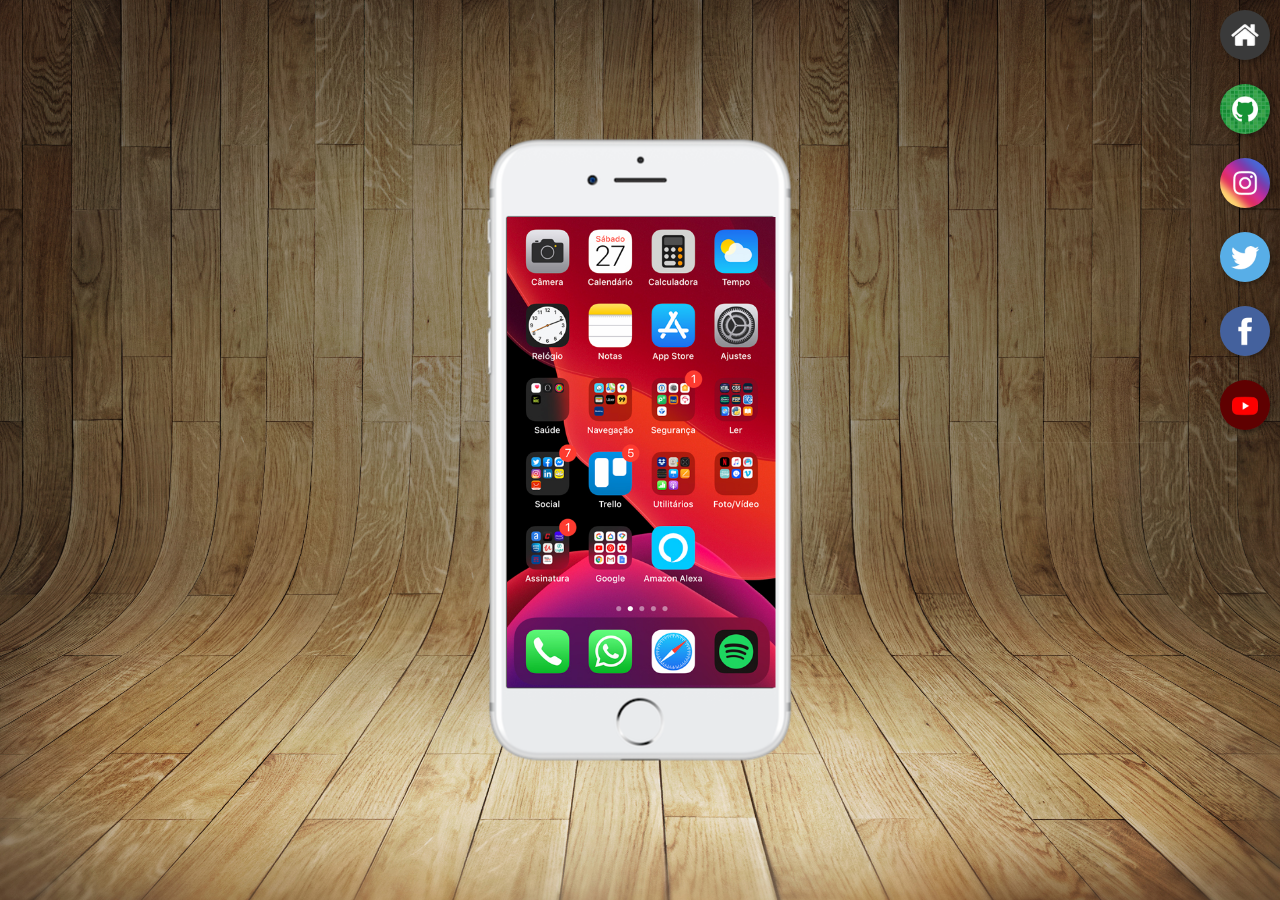
<file: index.html>
<!DOCTYPE html>
<html lang="pt-br">
<head>
    <meta charset="UTF-8">
    <meta http-equiv="X-UA-Compatible" content="IE=edge">
    <meta name="viewport" content="width=device-width, initial-scale=1.0">
    <title>Projeto Redes Sociais</title>
    <link rel="shortcut icon" href="favicon.ico" type="image/x-icon">
    <link rel="stylesheet" href="estilos/style.css">
</head>
<body>
    <main>
        <section id="telefone">
            <iframe src="home.html" name="tela" id="tela" frameborder="0" >Seu navegador não compatível com isso.</iframe>
        </section>
        <section id="redes-sociais">
            <a href="home.html" target="tela"><img src="imagens/logo-home.jpg" alt="Home"></a> <br>
            <a href="github.html" target="tela"><img src="imagens/logo-github.jpg" alt="GitHub"></a> <br>
            <a href="instagram.html" target="tela"><img src="imagens/logo-instagram.jpg" alt="Instagram"></a> <br>
            <a href="twitter.html" target="tela"><img src="imagens/logo-twitter.jpg" alt="Twitter"></a> <br>
            <a href="facebook.html" target="tela"><img src="imagens/logo-facebook.jpg" alt="Facebook"></a> <br>
            <a href="youtube.html" target="tela"><img src="imagens/logo-youtube.jpg" alt="Youtube"></a> <br>
        </section>
    </main>
</body>
</html>
</file>
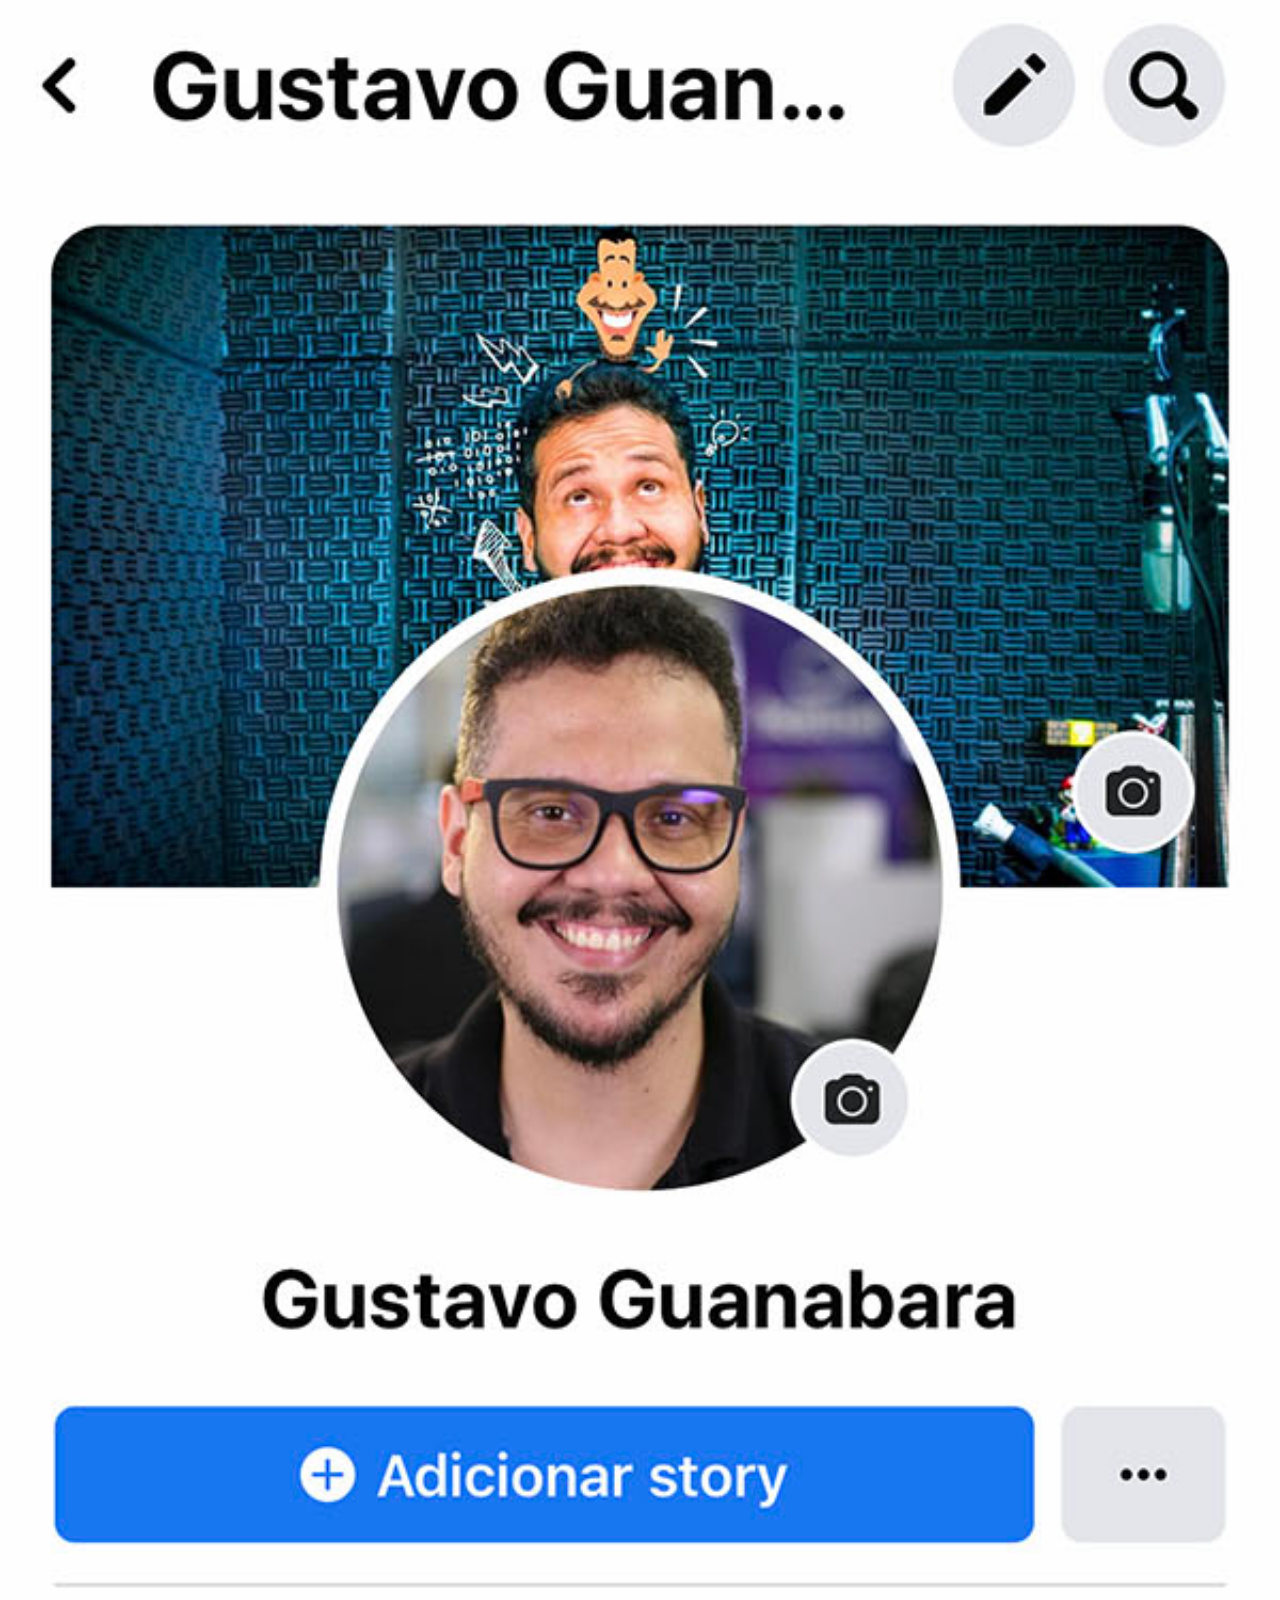
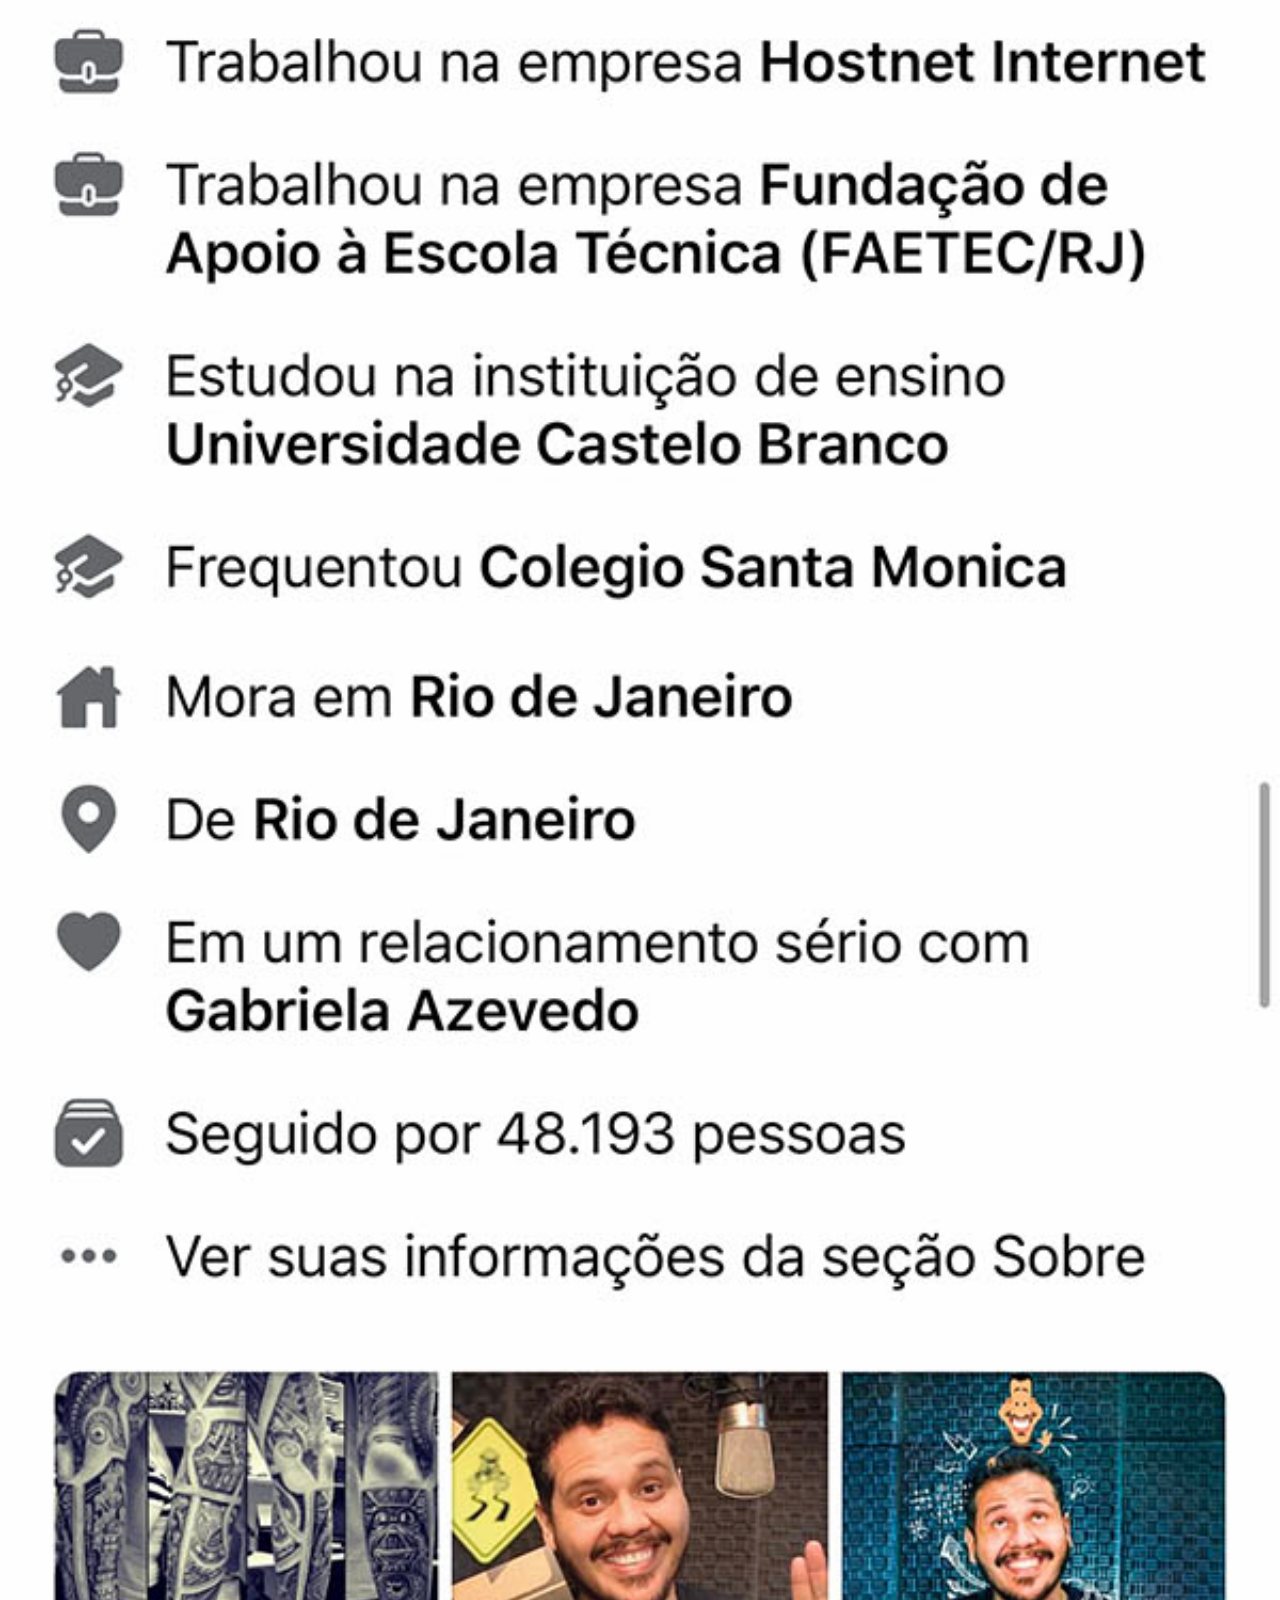
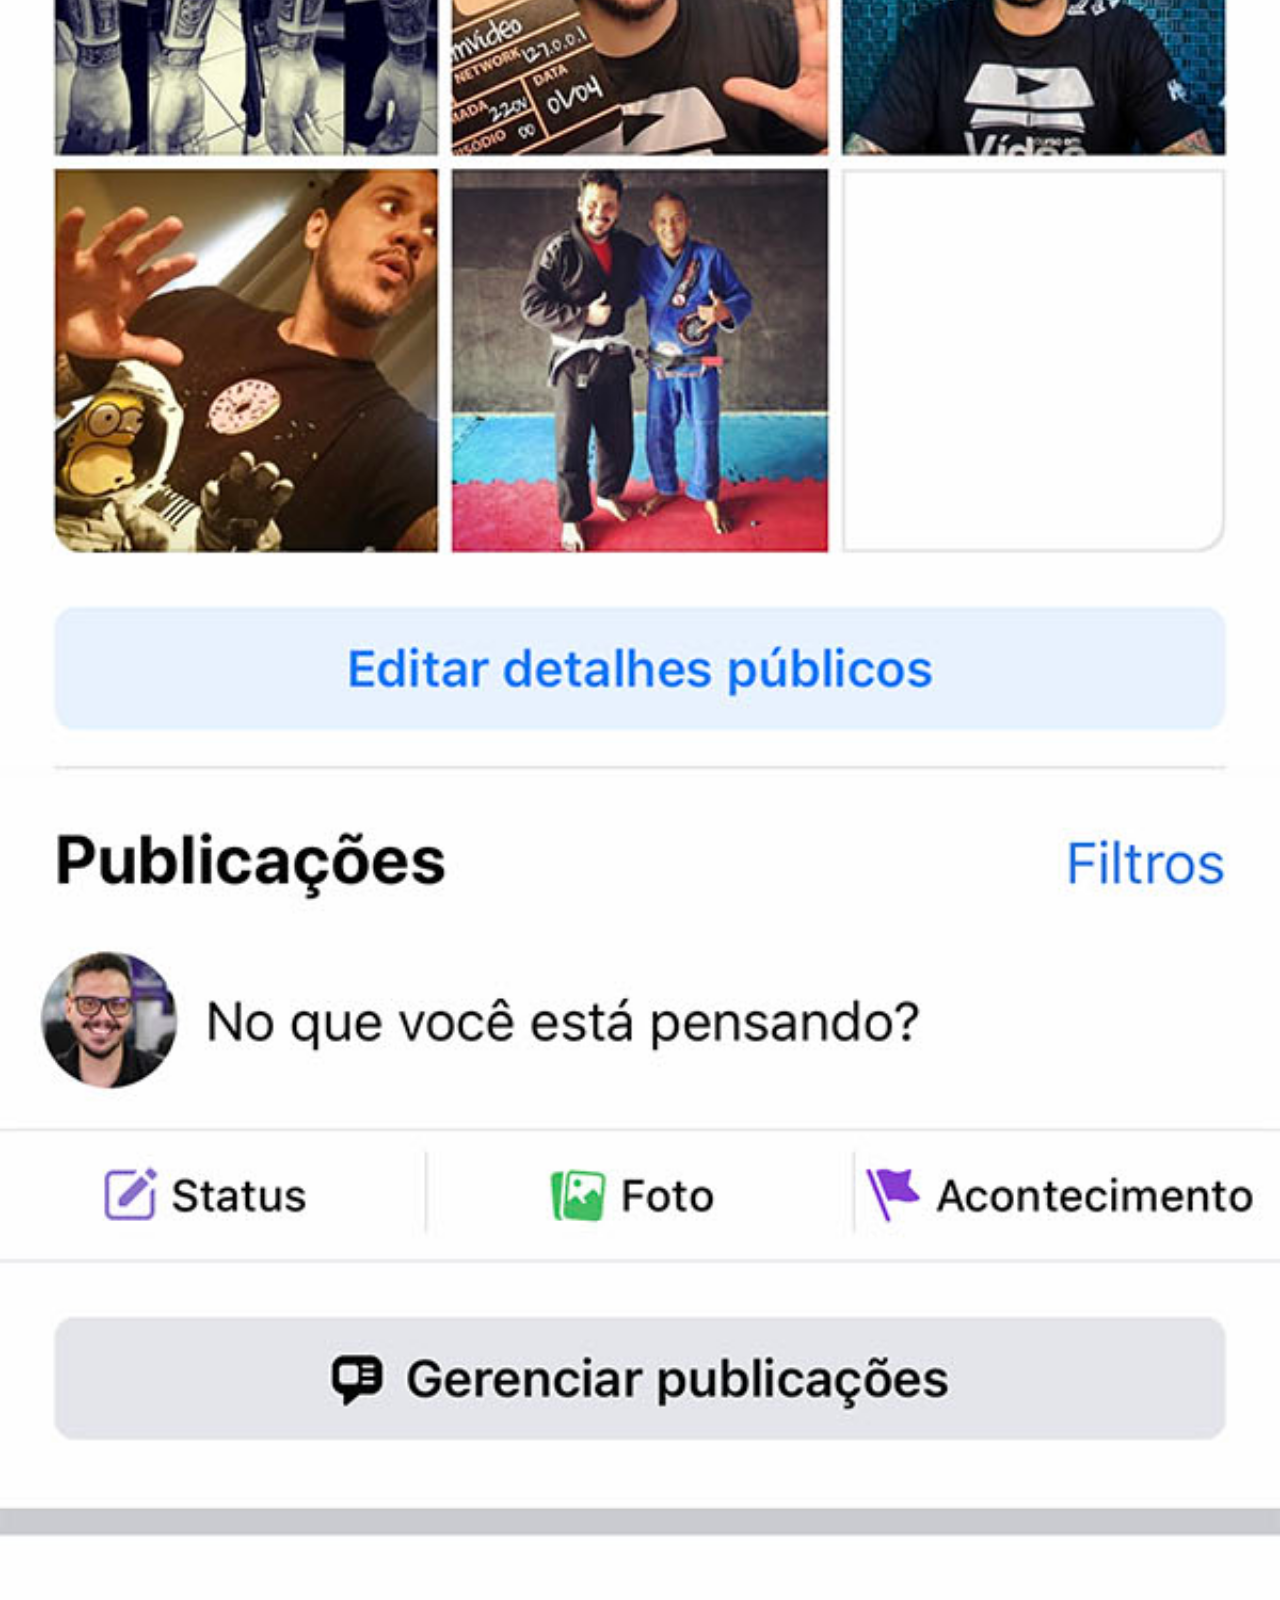
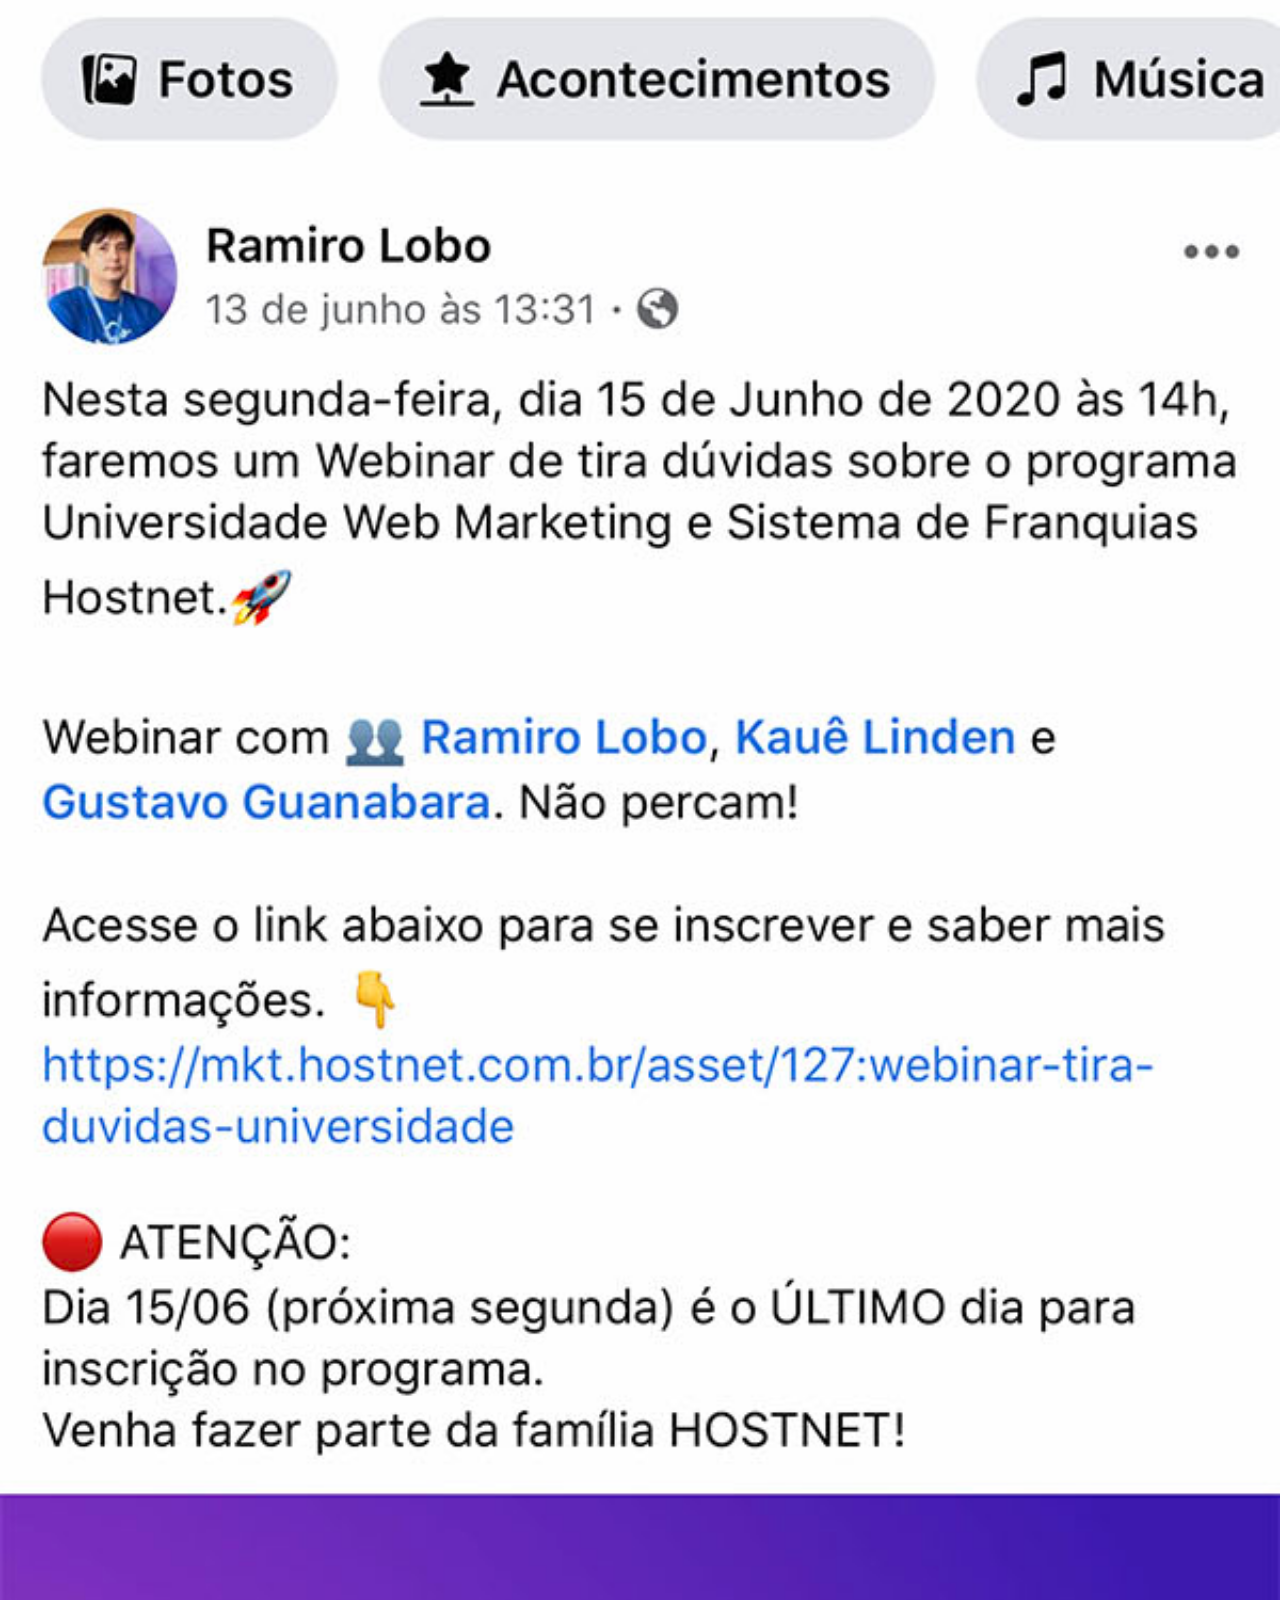
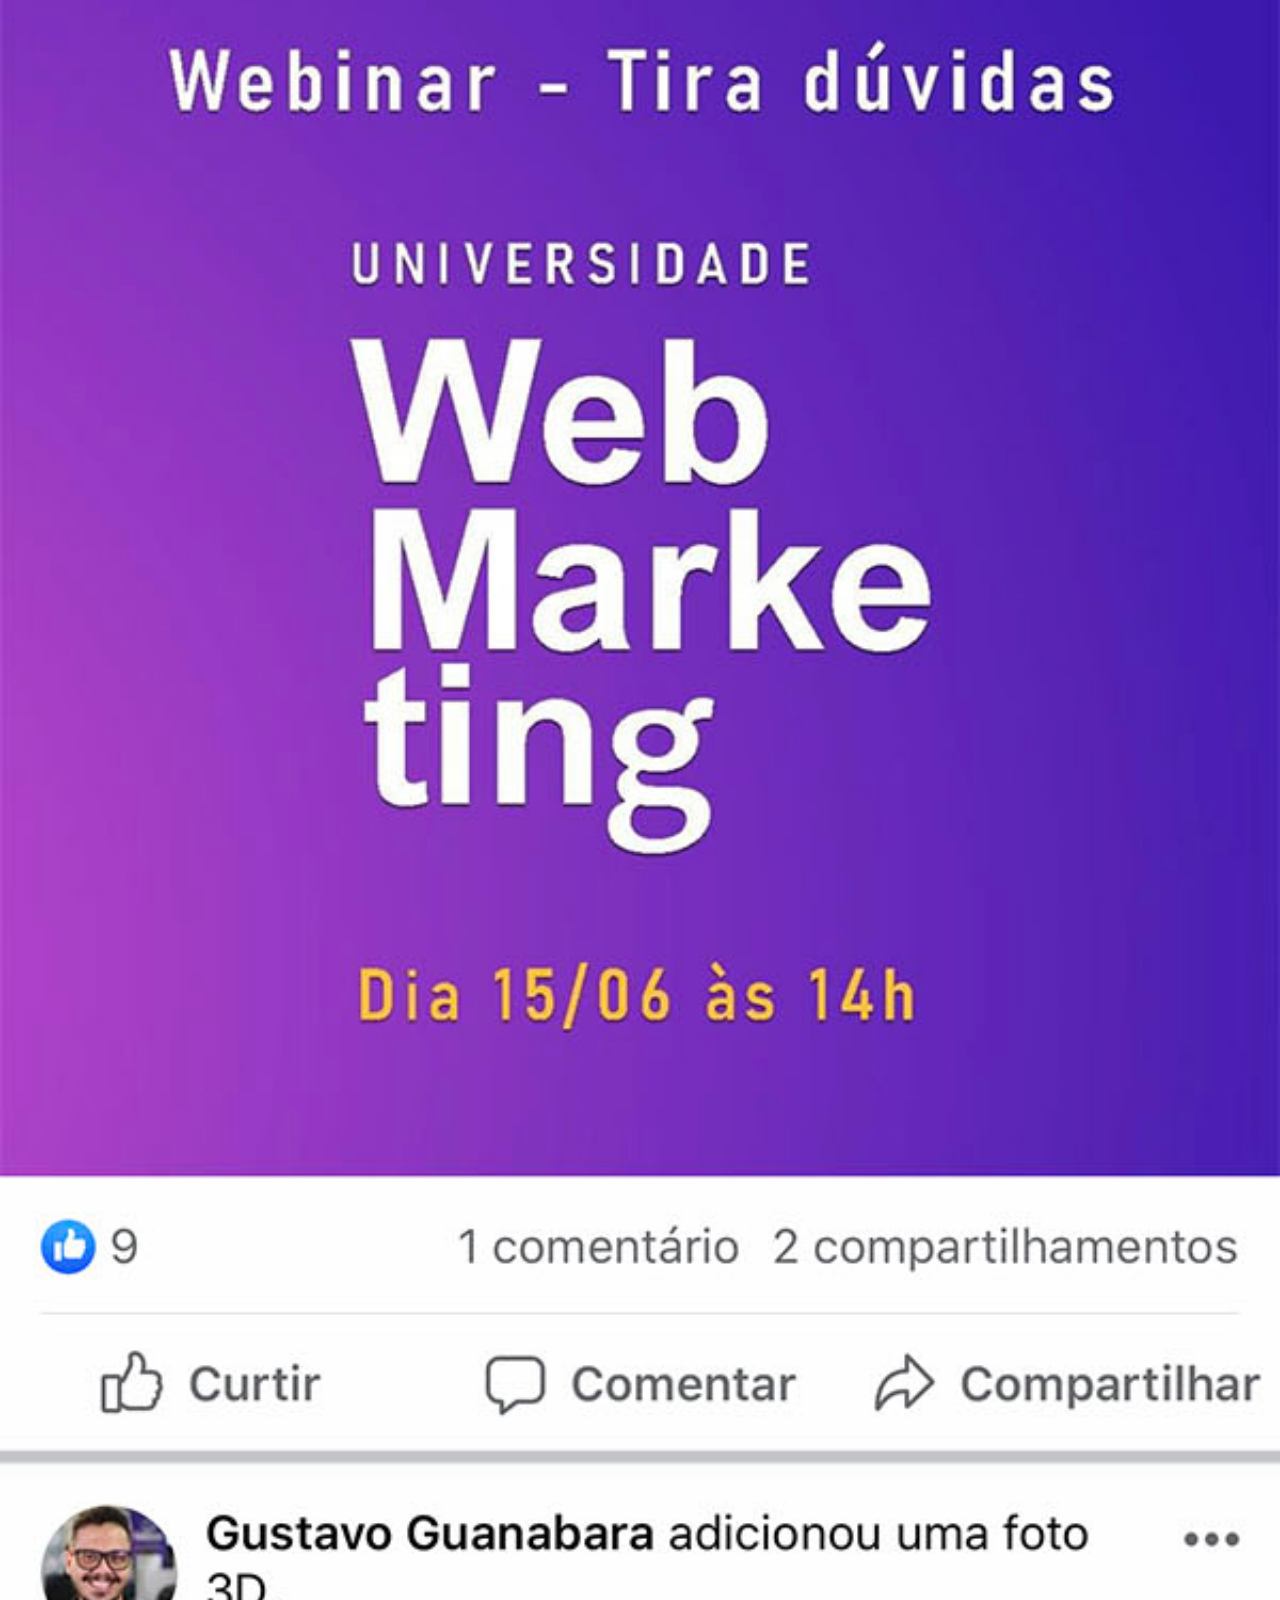
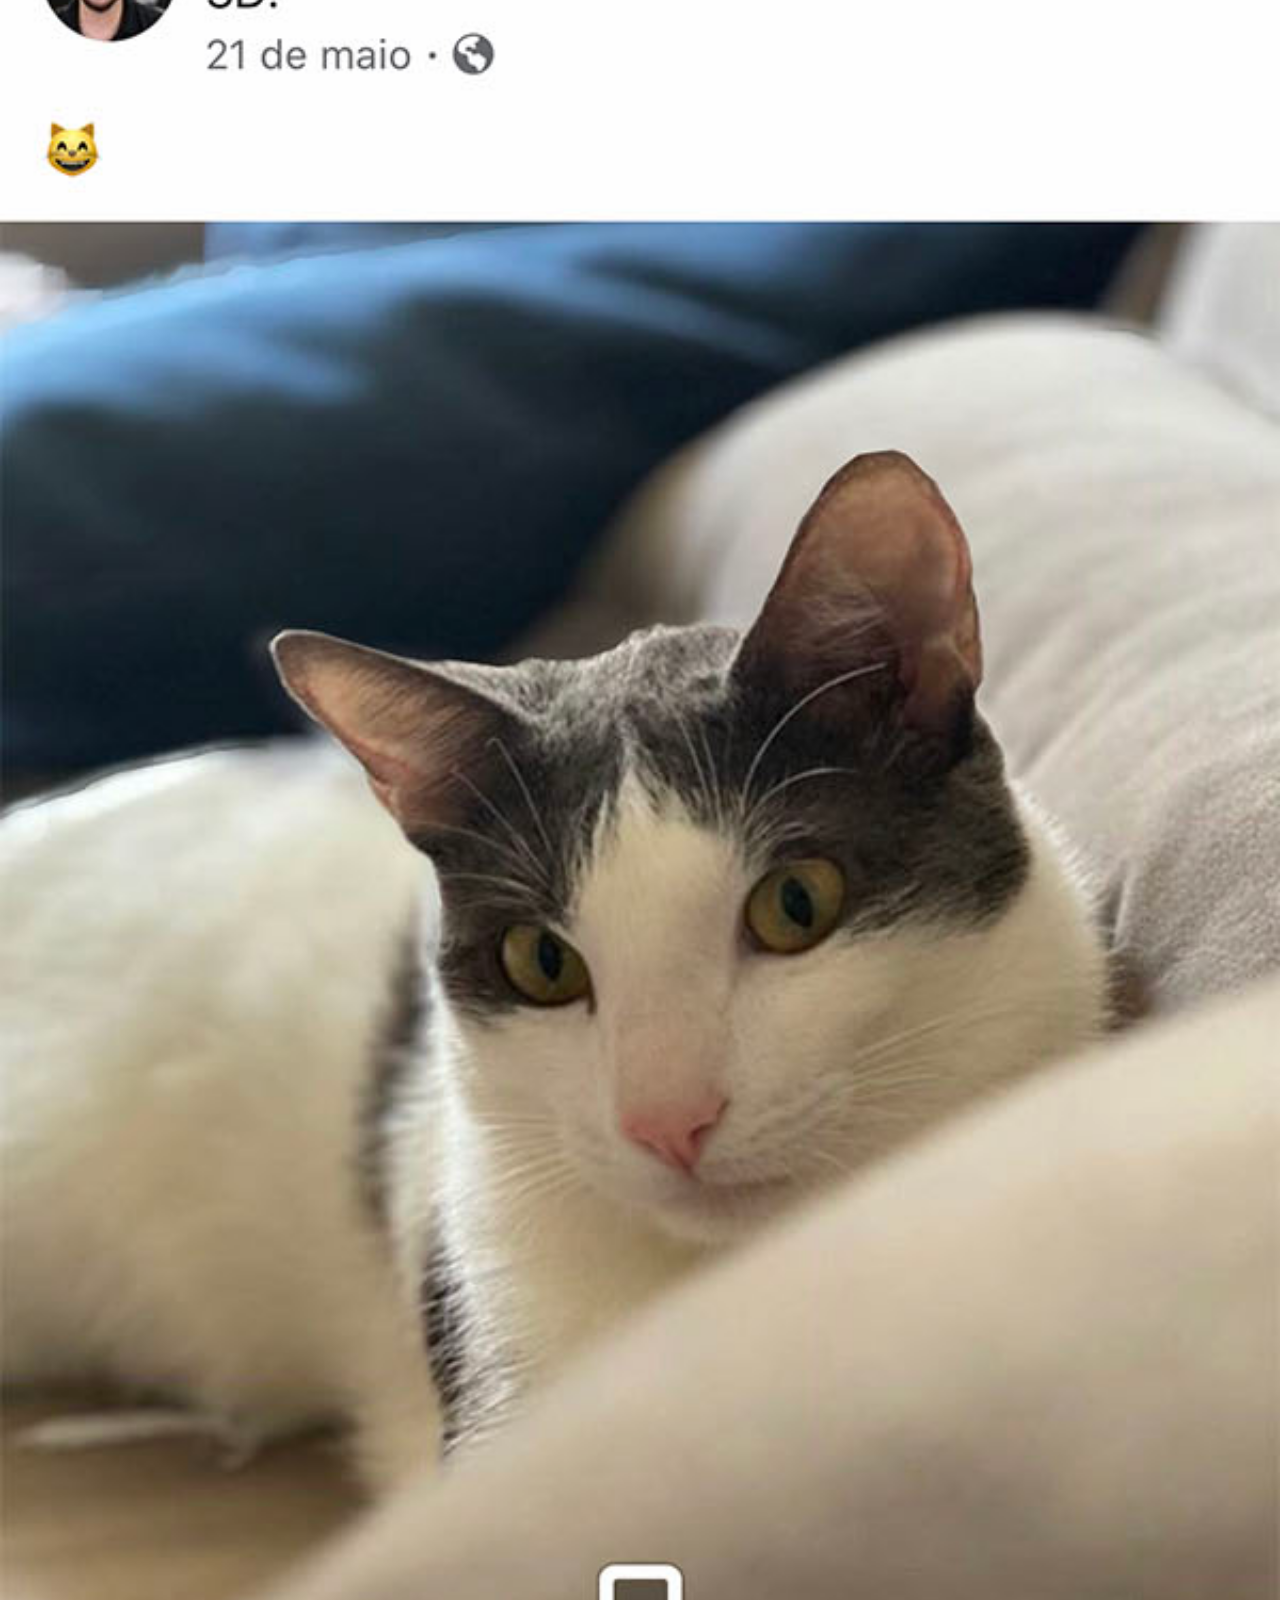
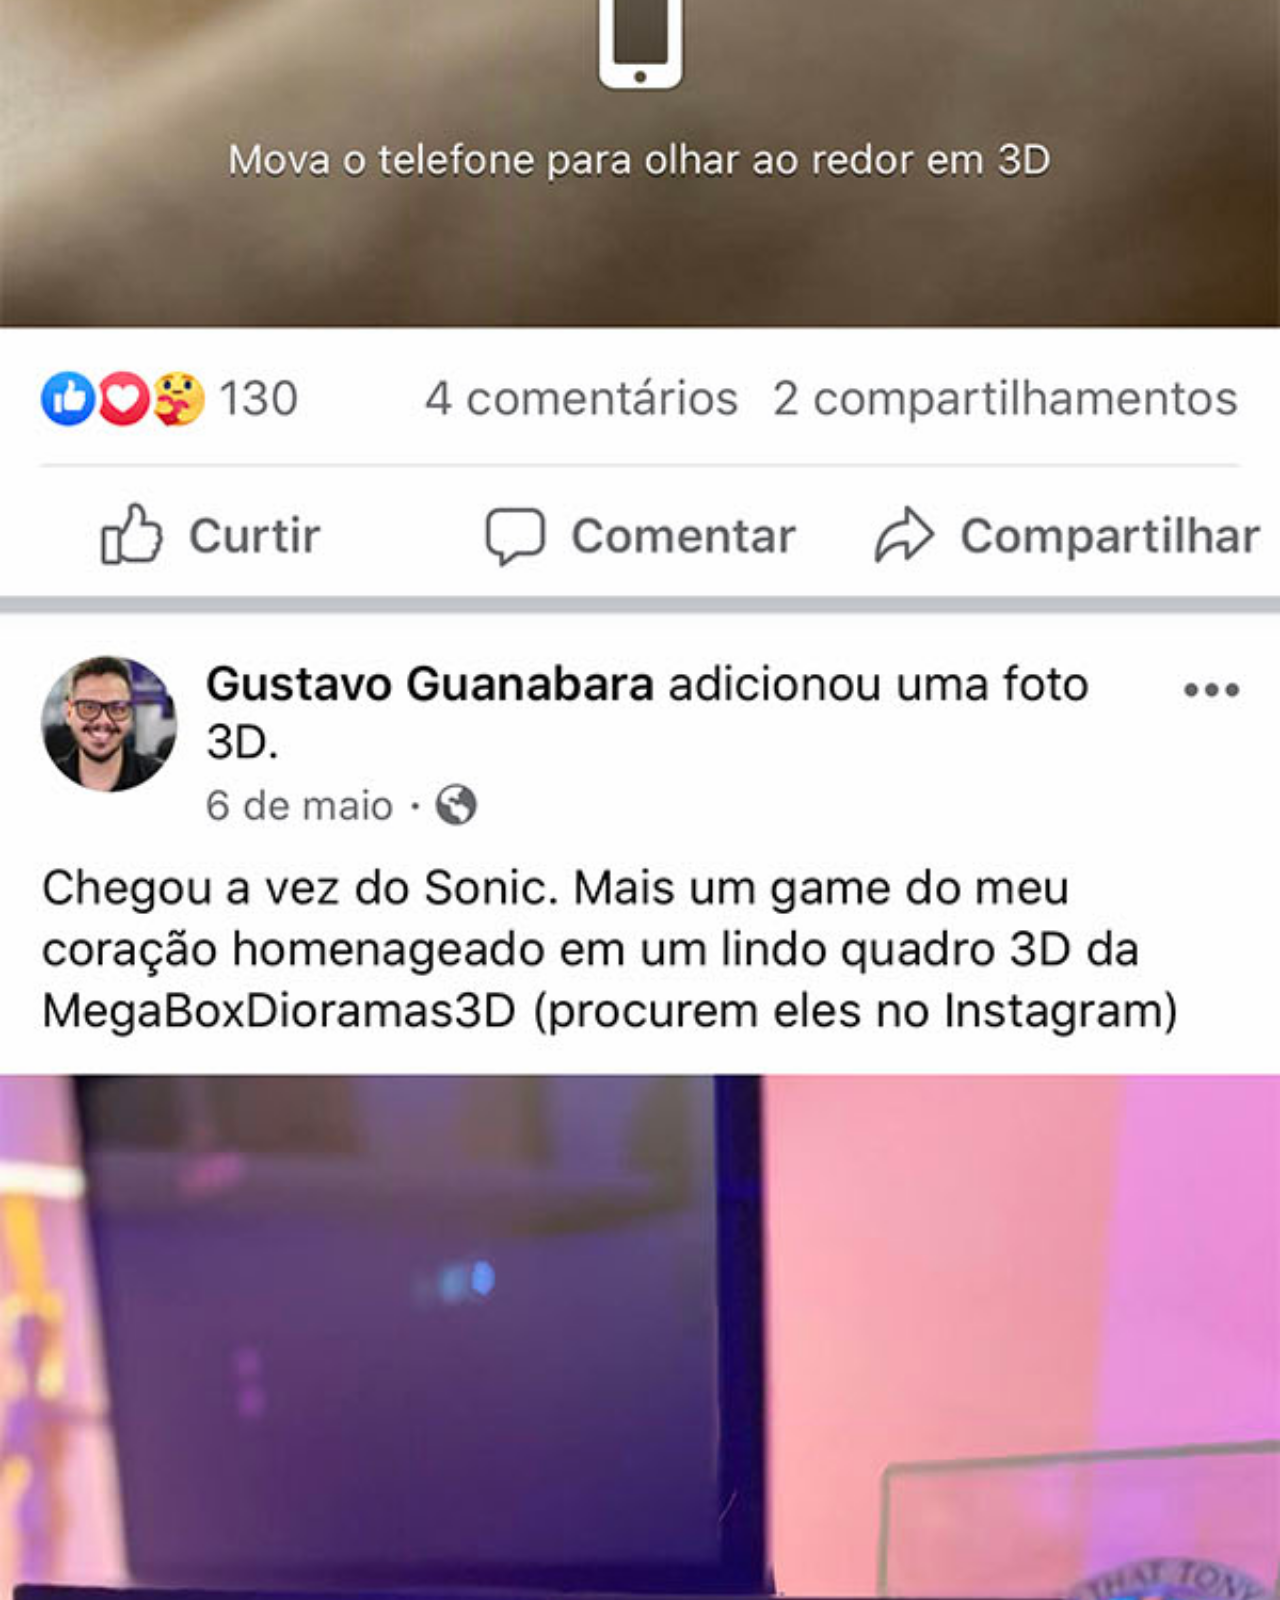
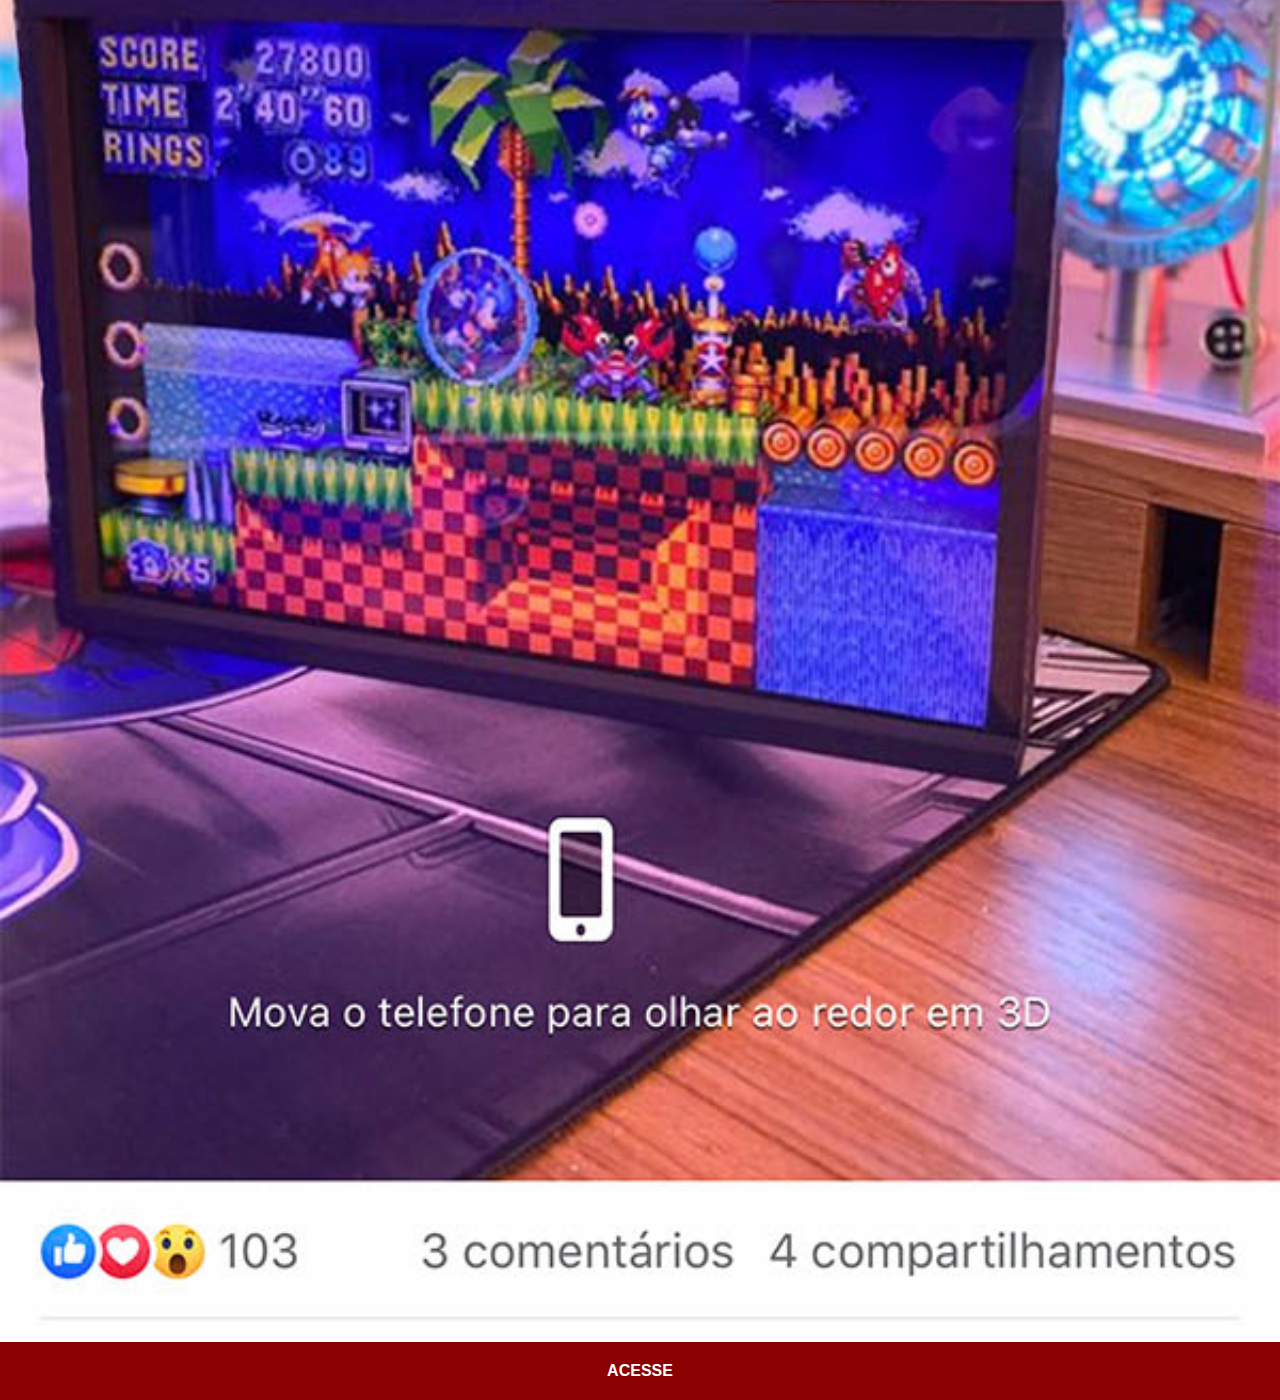
<file: facebook.html>
<!DOCTYPE html>
<html lang="pt-br">
<head>
    <meta charset="UTF-8">
    <meta http-equiv="X-UA-Compatible" content="IE=edge">
    <meta name="viewport" content="width=device-width, initial-scale=1.0">
    <title>Facebook</title>
    <link rel="stylesheet" href="estilos/social.css">
</head>
<body>
    <img src="imagens/tela-facebook.jpg" alt="Facebook">
    <a href="https://www.facebook.com/gustavoguanabara/" target="_blank">ACESSE</a>
</body>
</html>
</file>
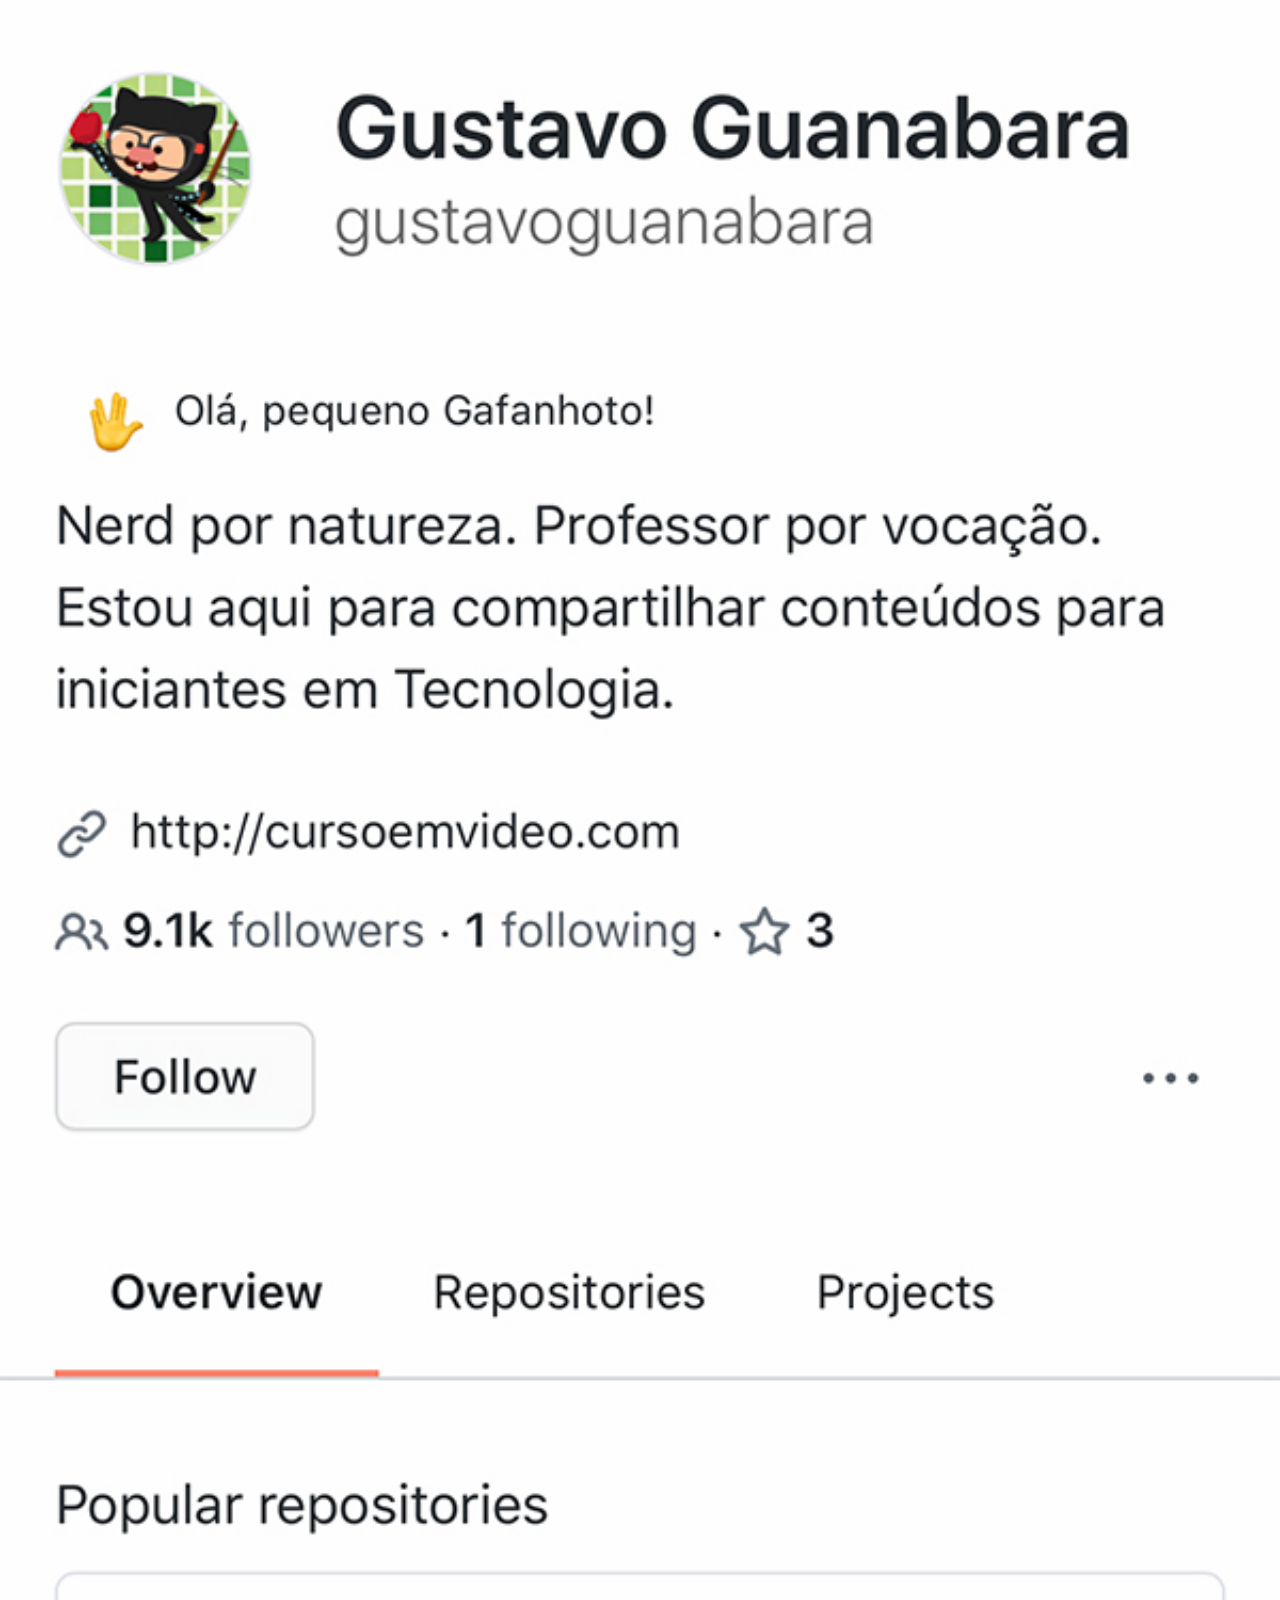
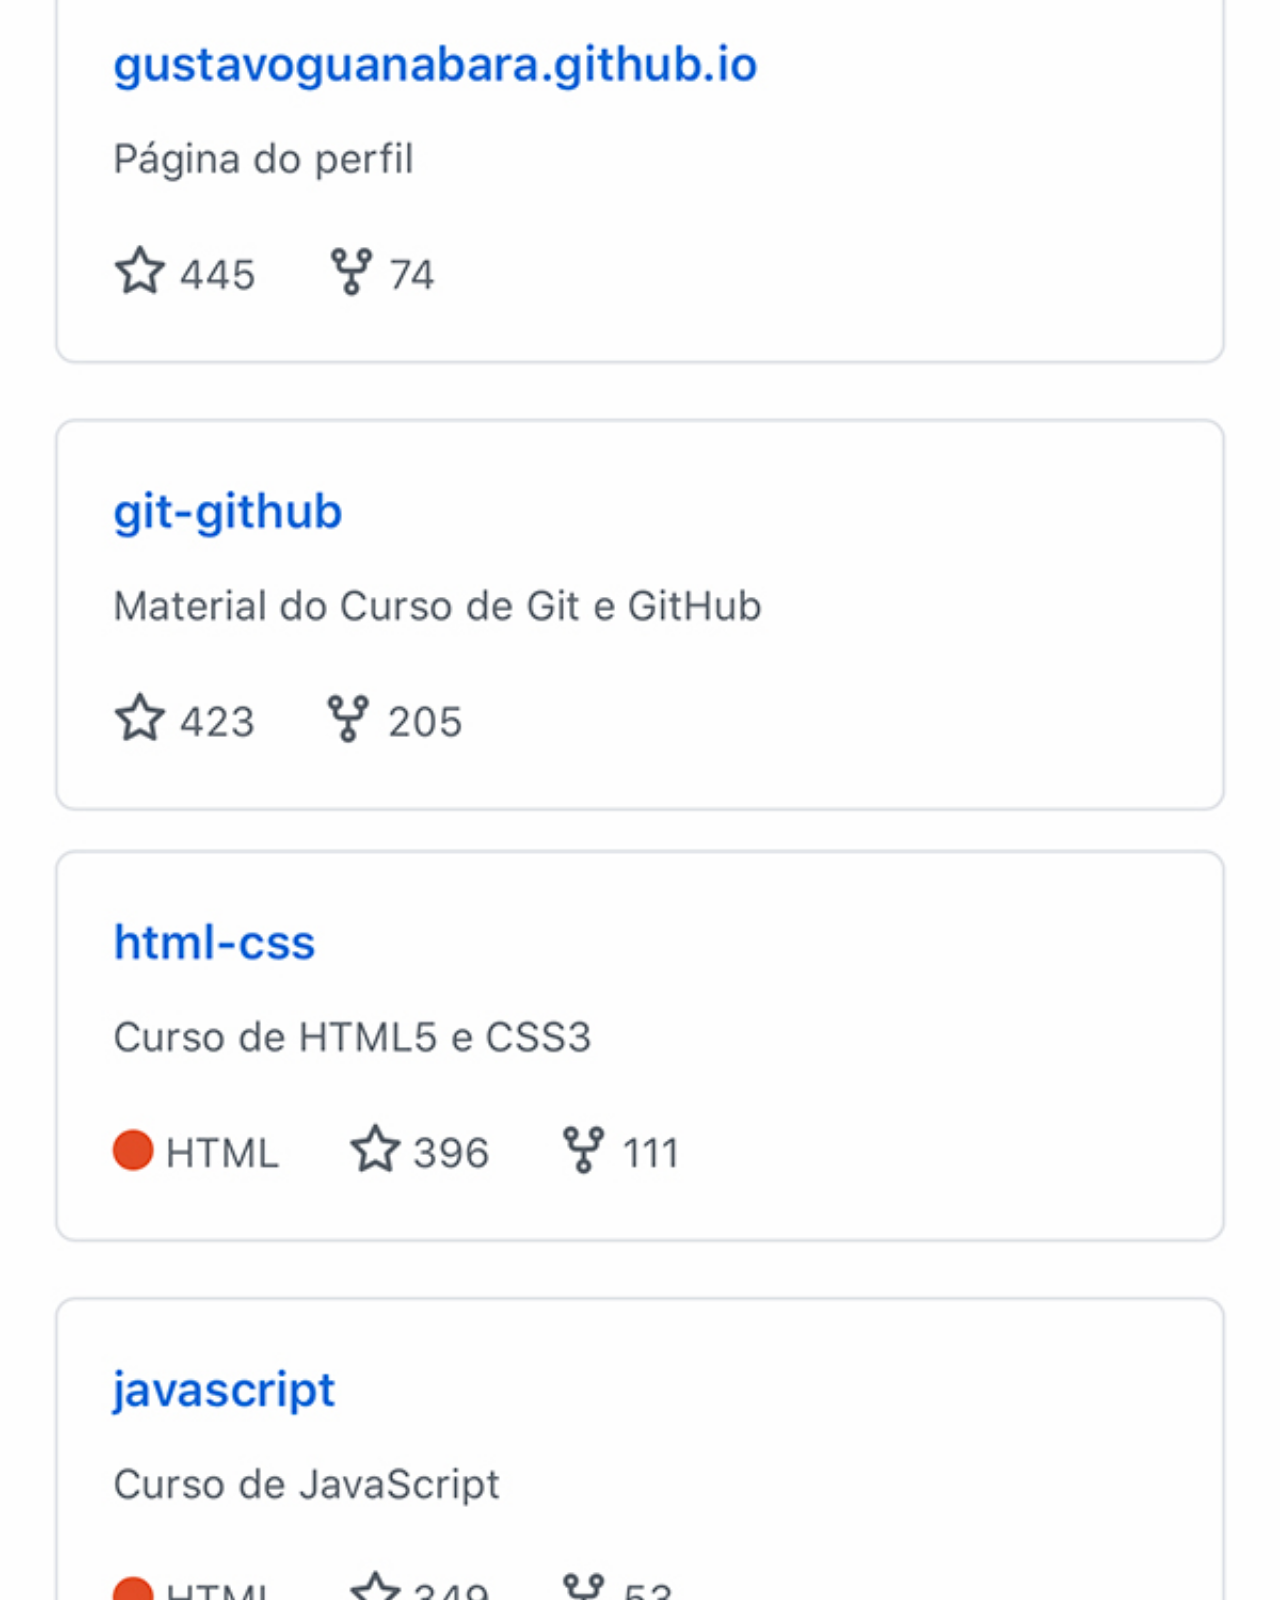
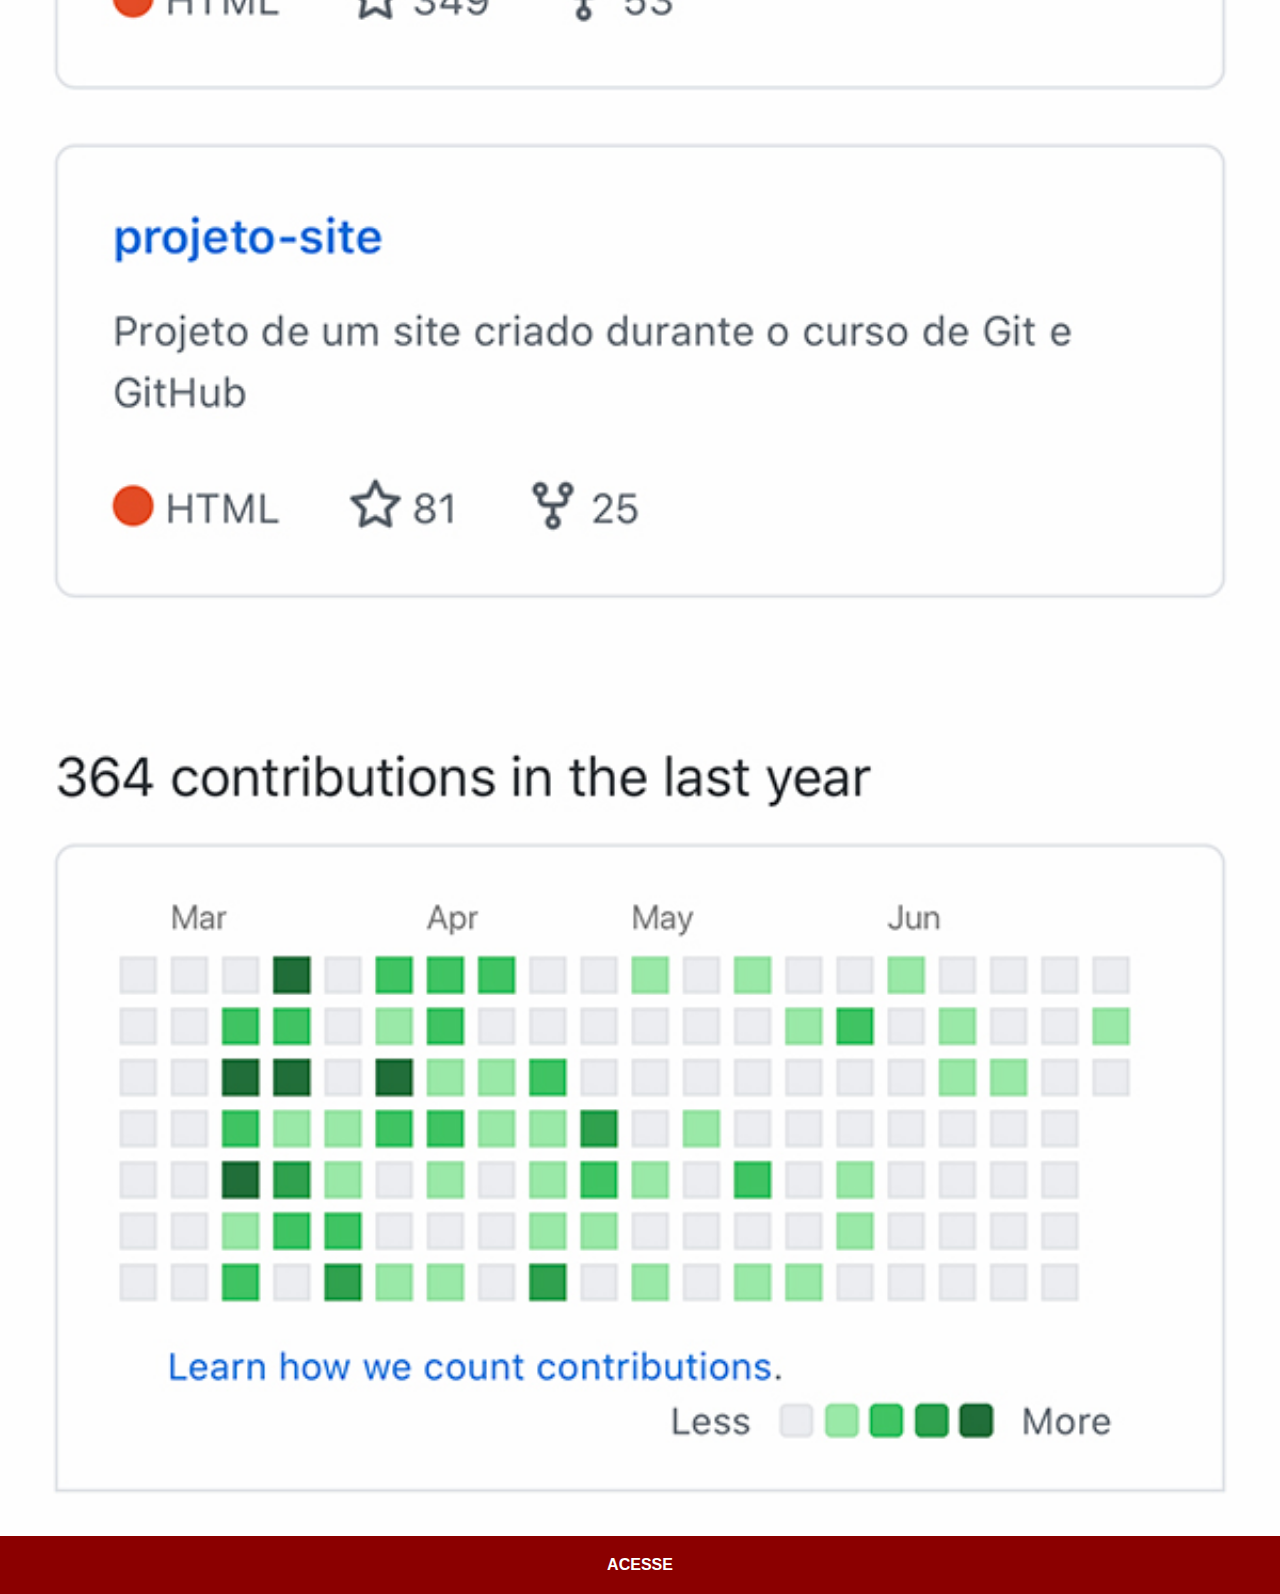
<file: github.html>
<!DOCTYPE html>
<html lang="pt-br">
<head>
    <meta charset="UTF-8">
    <meta http-equiv="X-UA-Compatible" content="IE=edge">
    <meta name="viewport" content="width=device-width, initial-scale=1.0">
    <title>GitHub</title>
    <link rel="stylesheet" href="estilos/social.css">
</head>
<body>
    <img src="imagens/tela-github.jpg" alt="GitHub">
    <a href="https://github.com/gustavoguanabara" target="_blank">ACESSE</a>
</body>
</html>
</file>
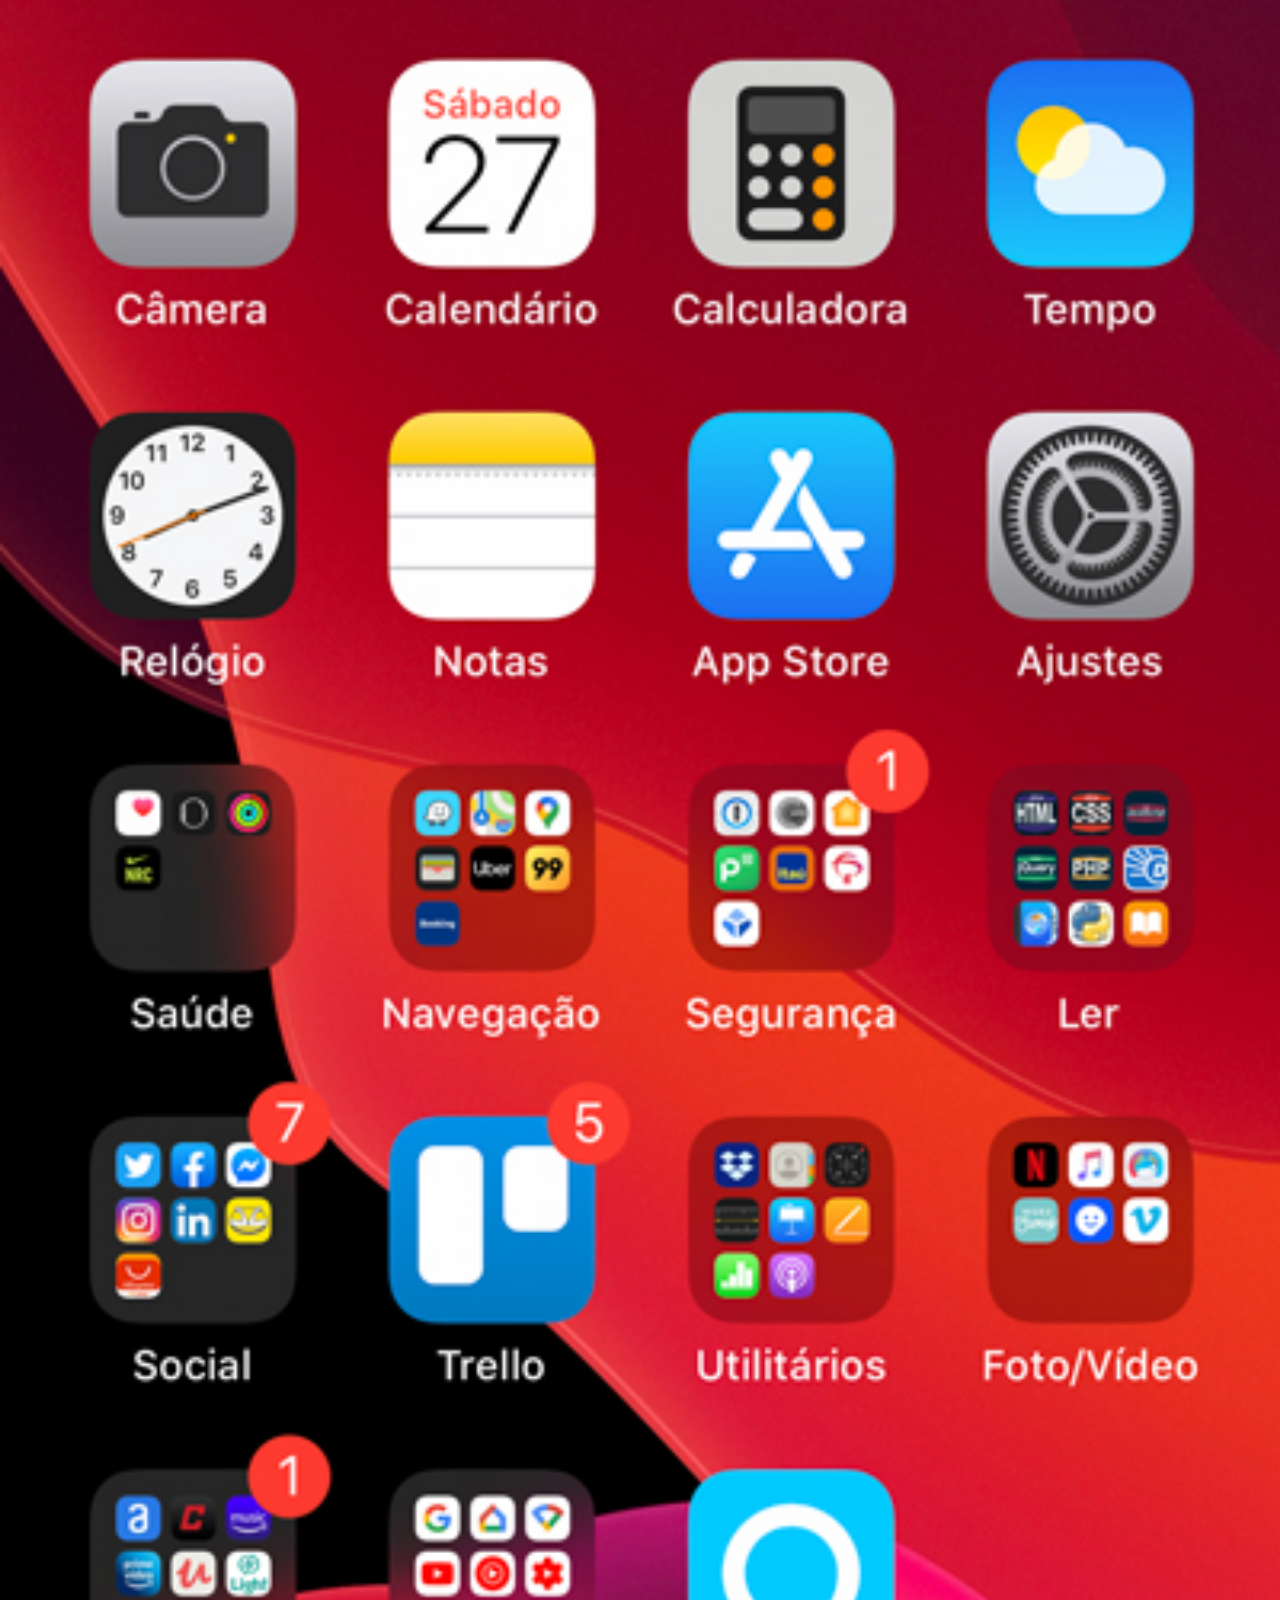
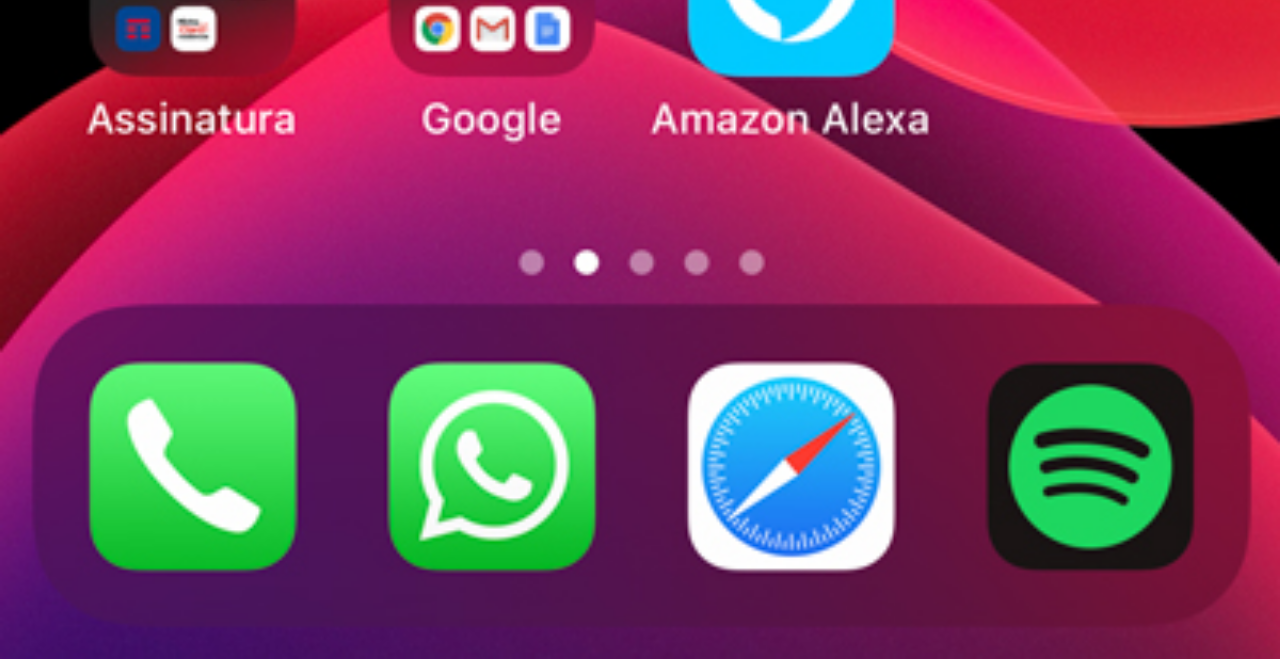
<file: home.html>
<!DOCTYPE html>
<html lang="pt-br">
<head>
    <meta charset="UTF-8">
    <meta http-equiv="X-UA-Compatible" content="IE=edge">
    <meta name="viewport" content="width=device-width, initial-scale=1.0">
    <title>Home</title>
    <style>
    *
    {
        margin: 0px;
        padding: 0px;
        font-family: Arial, Helvetica, sans-serif;
    }

    ::-webkit-scrollbar
    {
        width: 0px;
        height: 0px;
    }

    img
    {
        width: 100vw;
    }
    </style>
</head>
<body>
    <img src="imagens/tela-home.jpg" alt="Home">
</body>
</html>
</file>
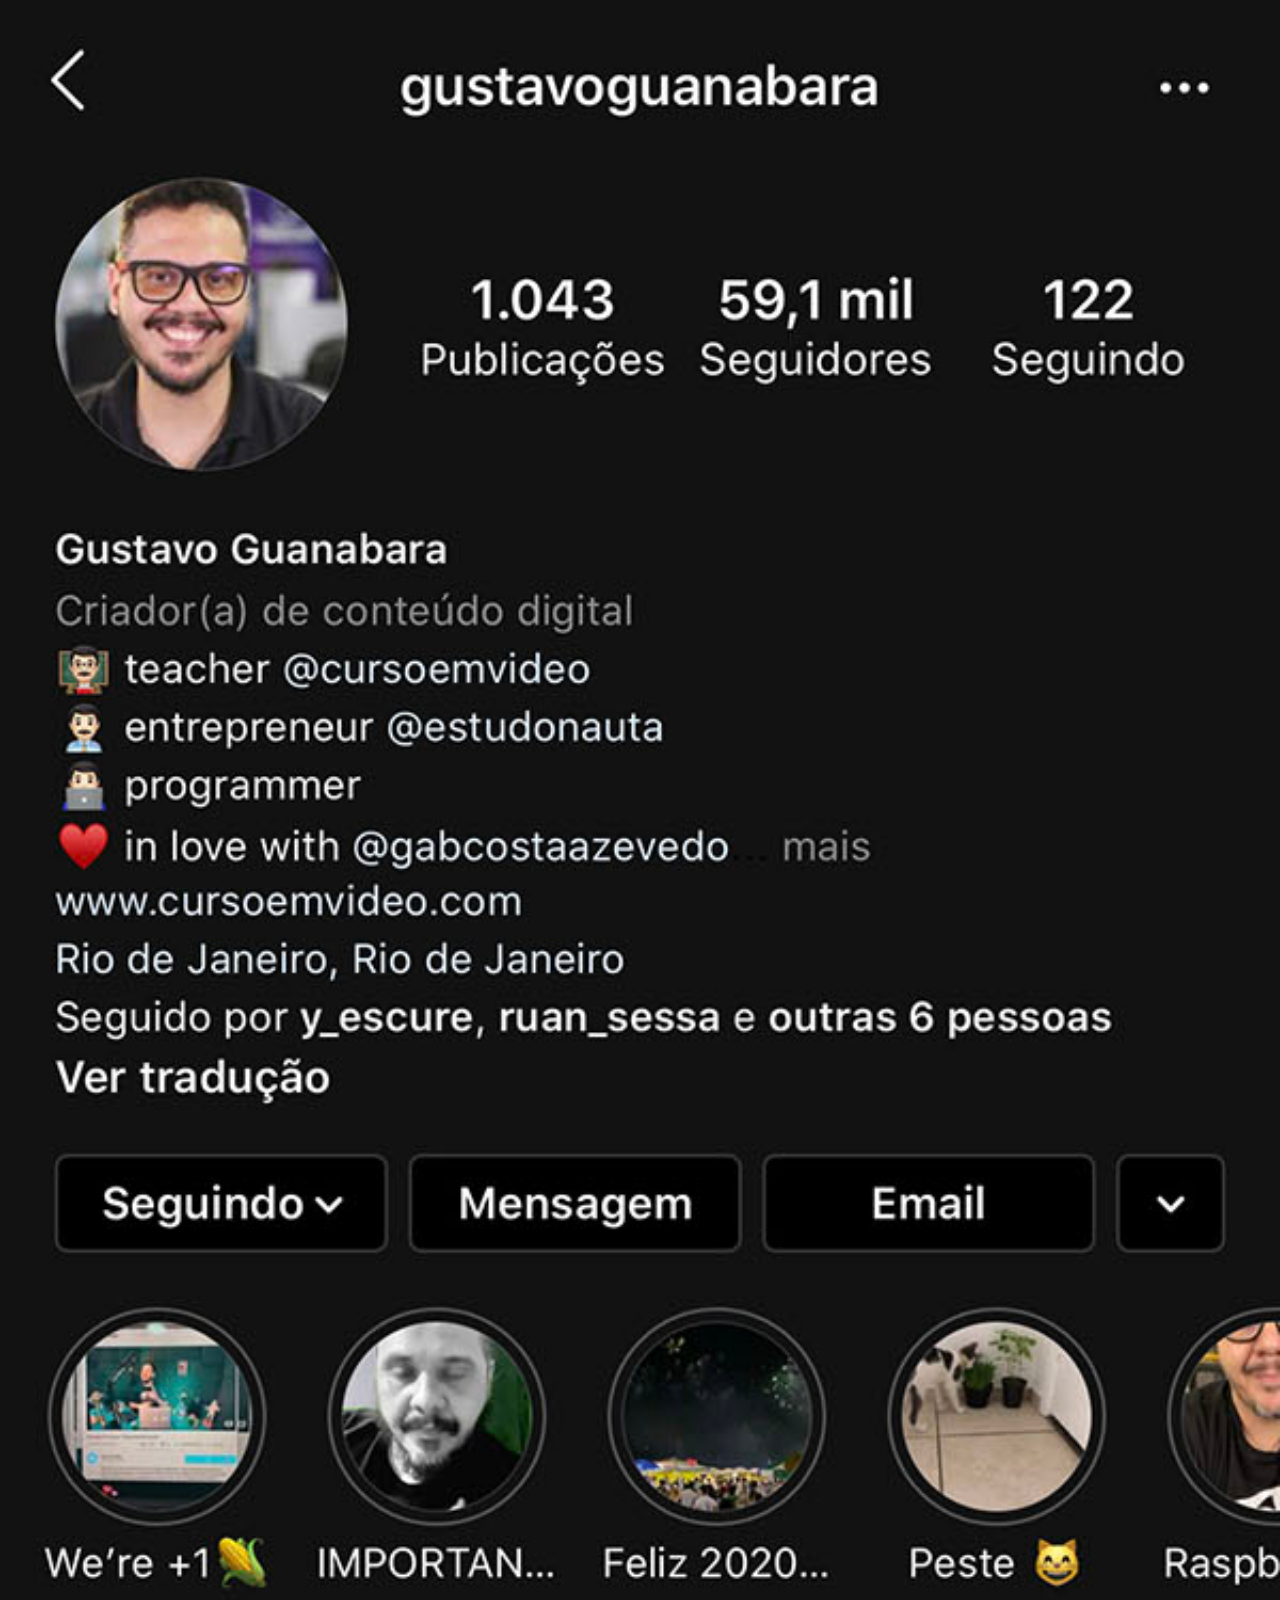
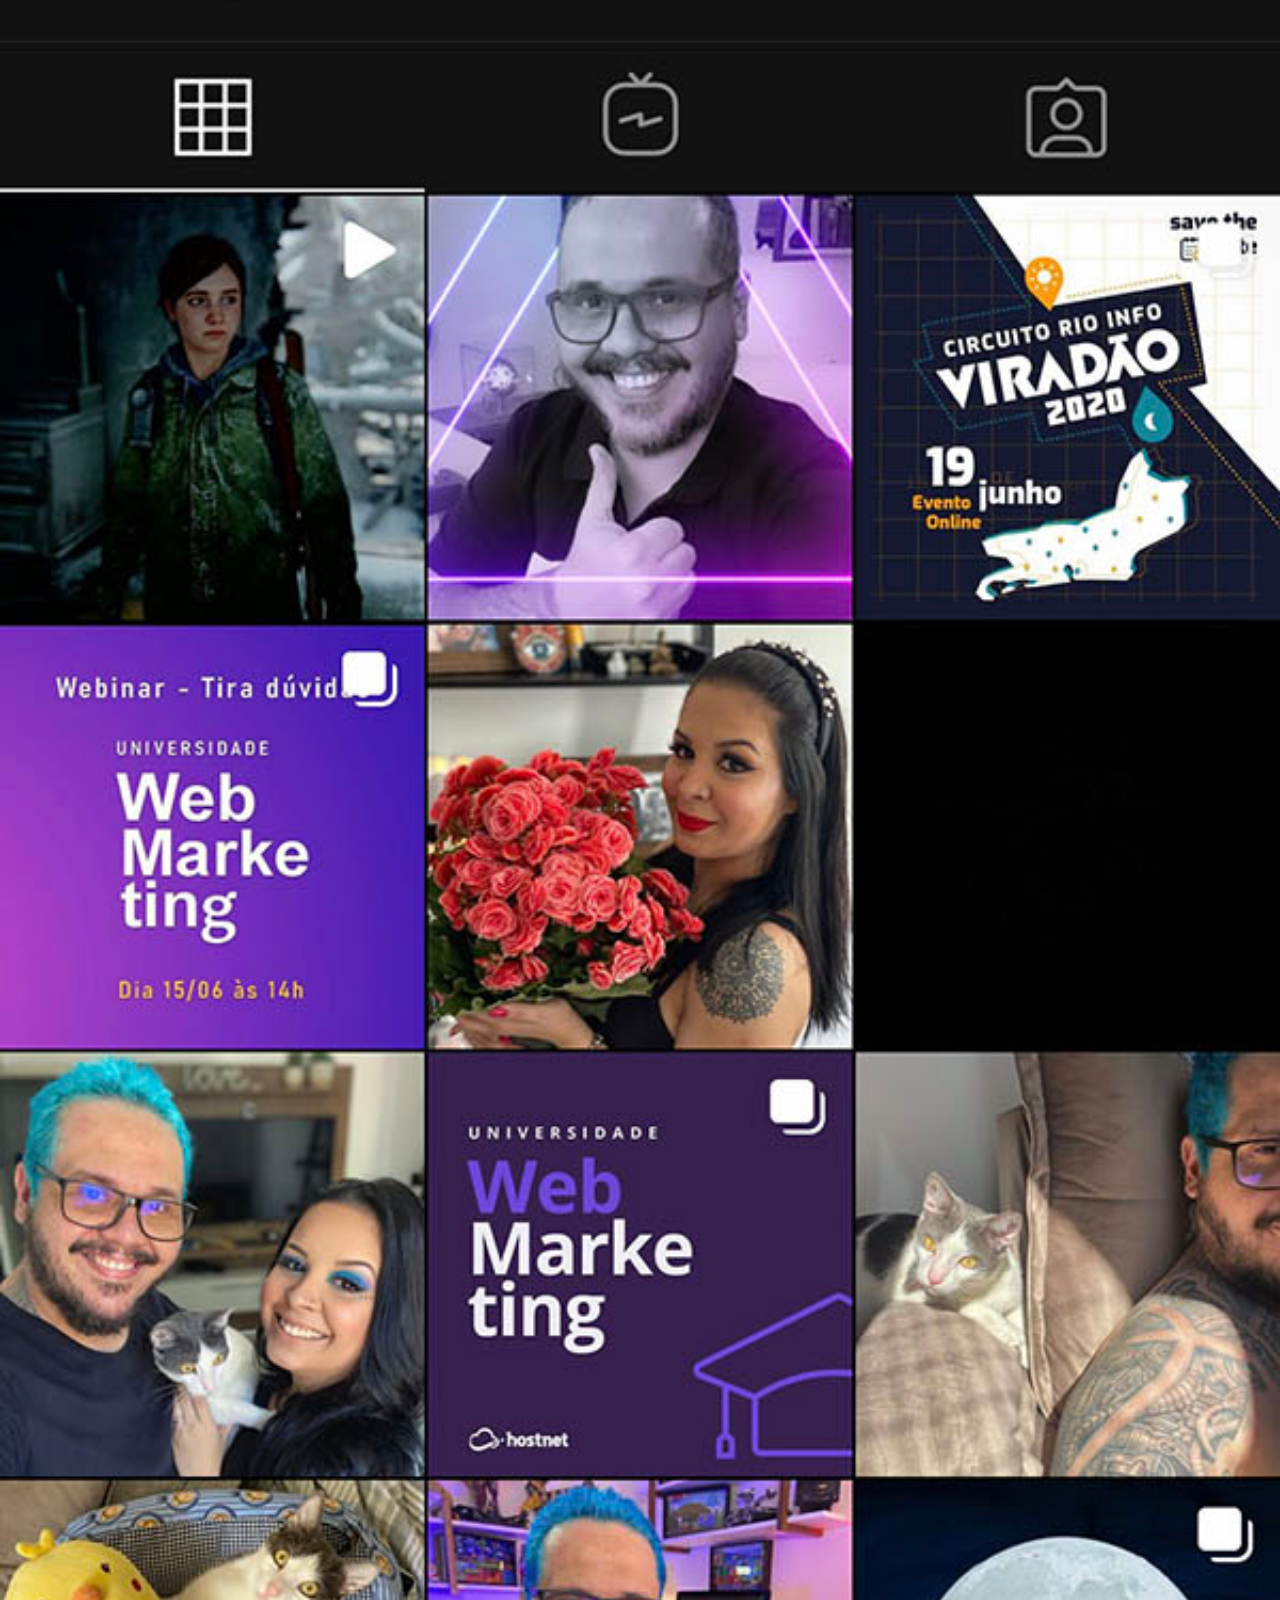
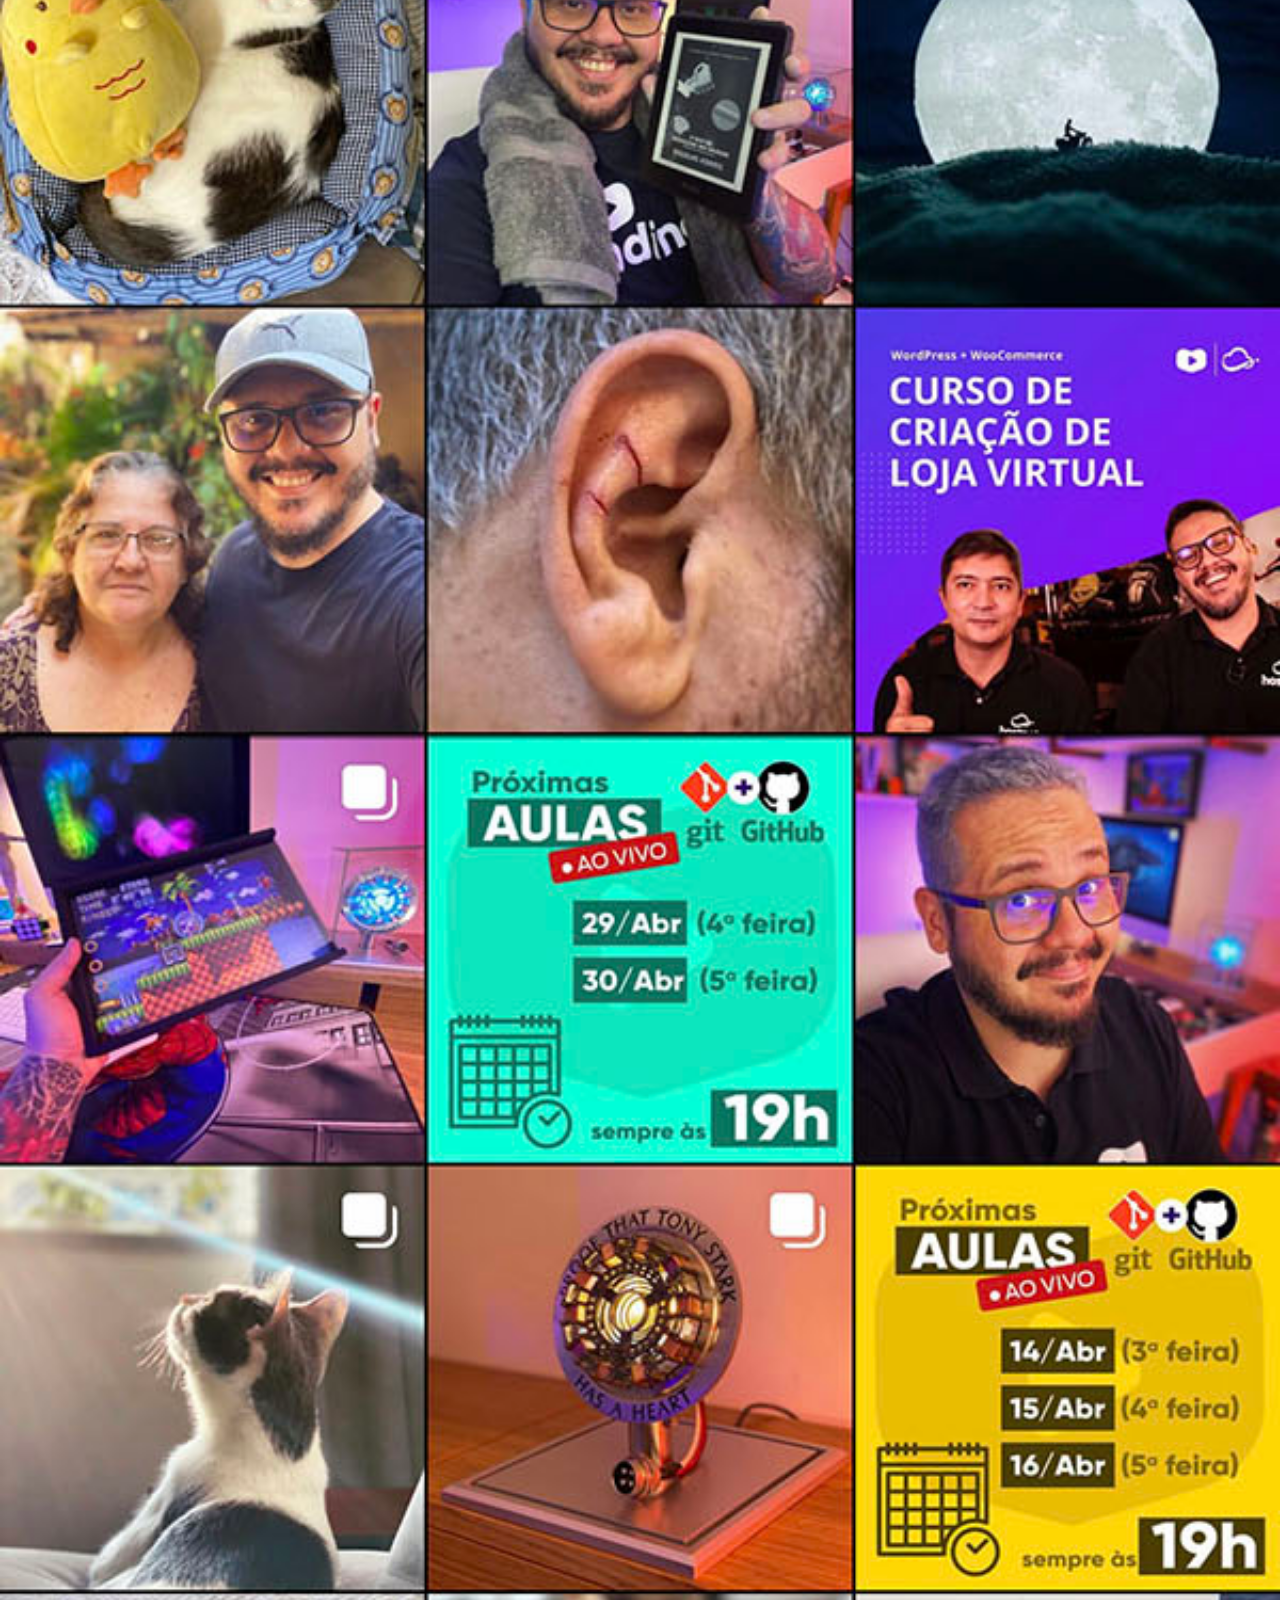
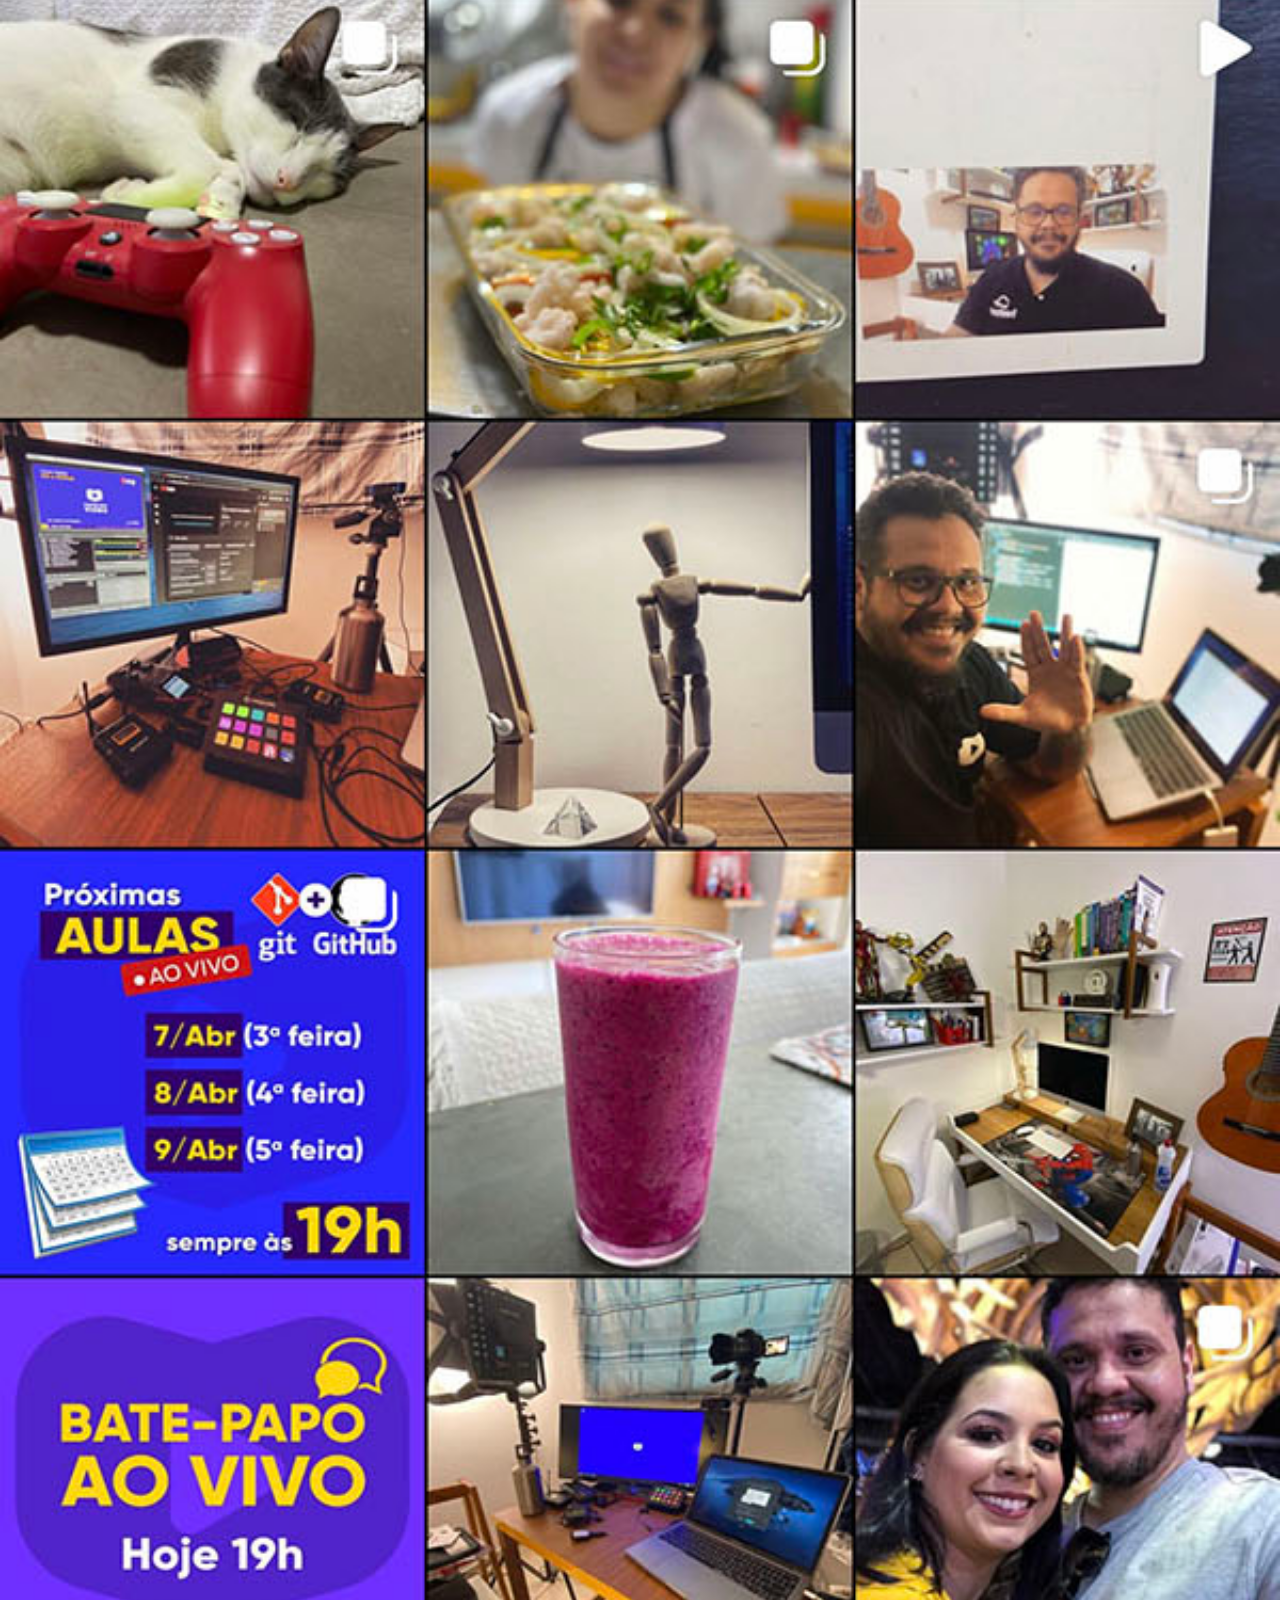
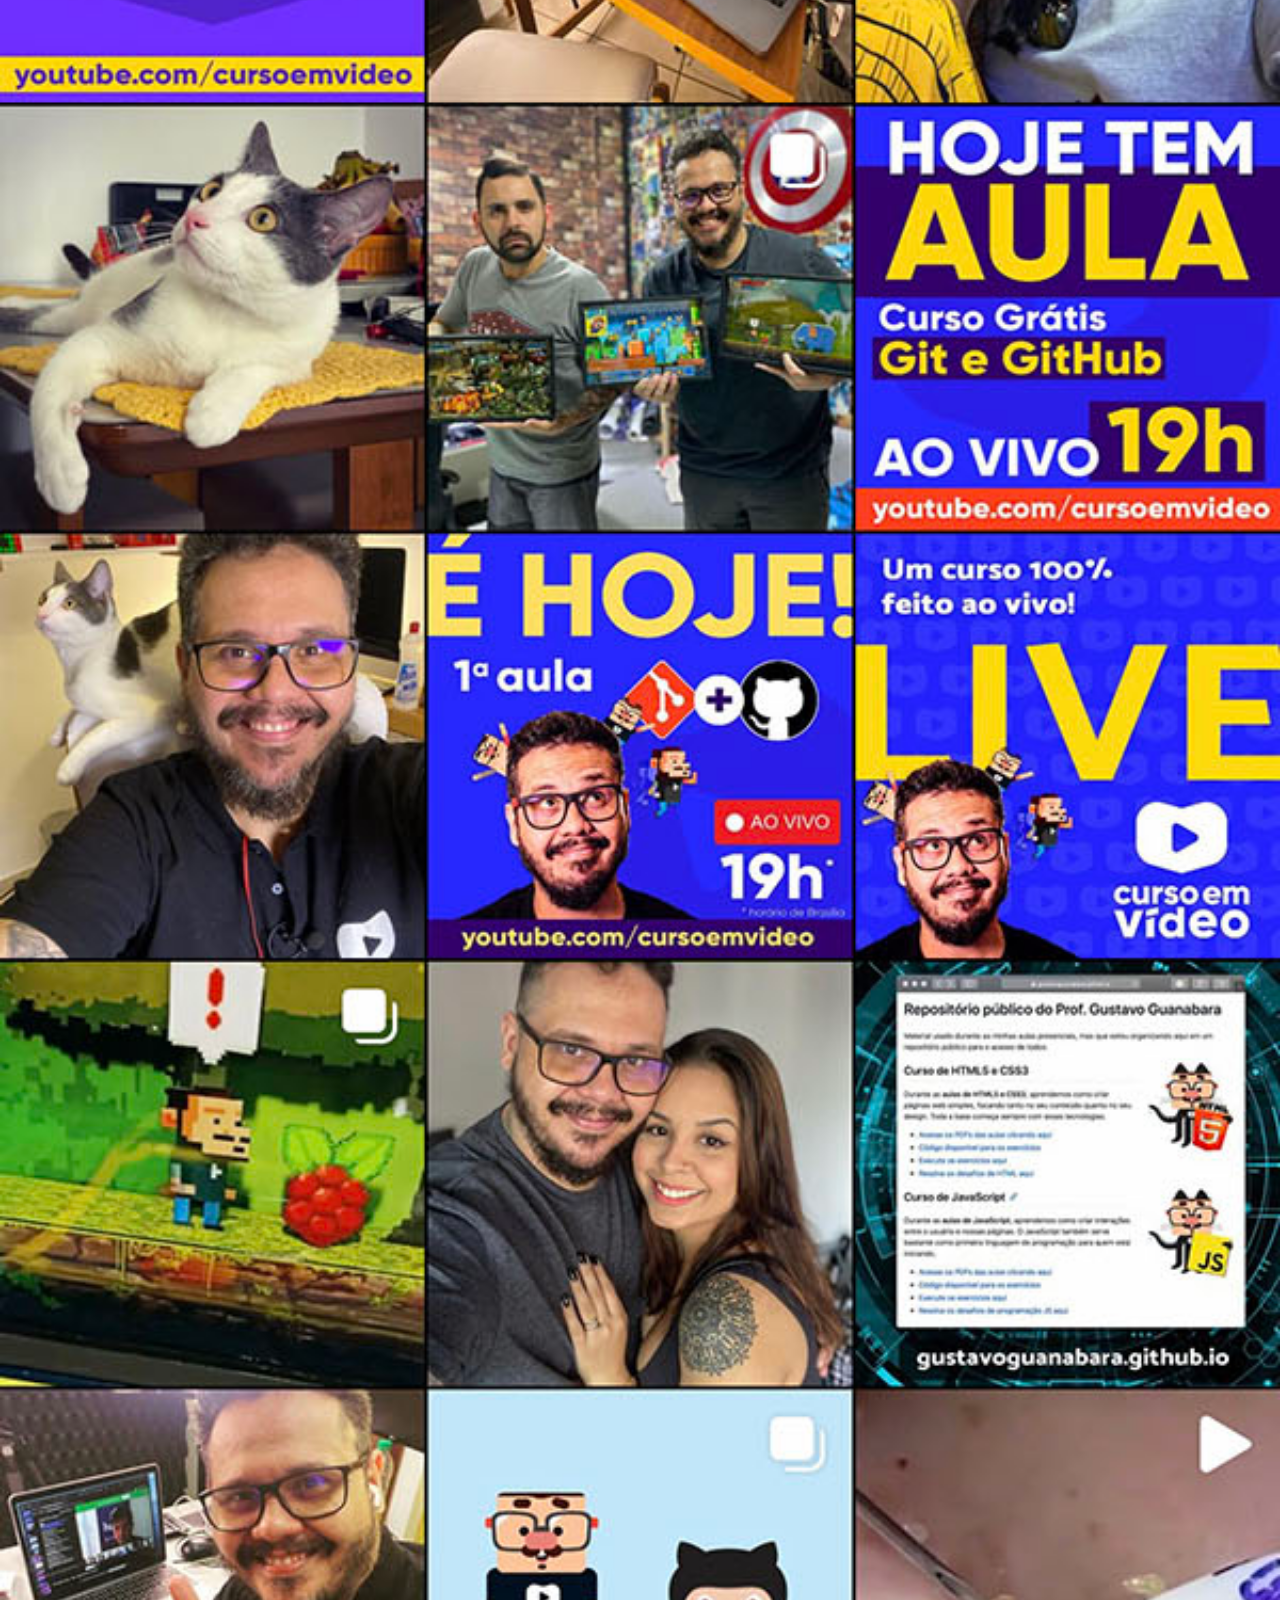
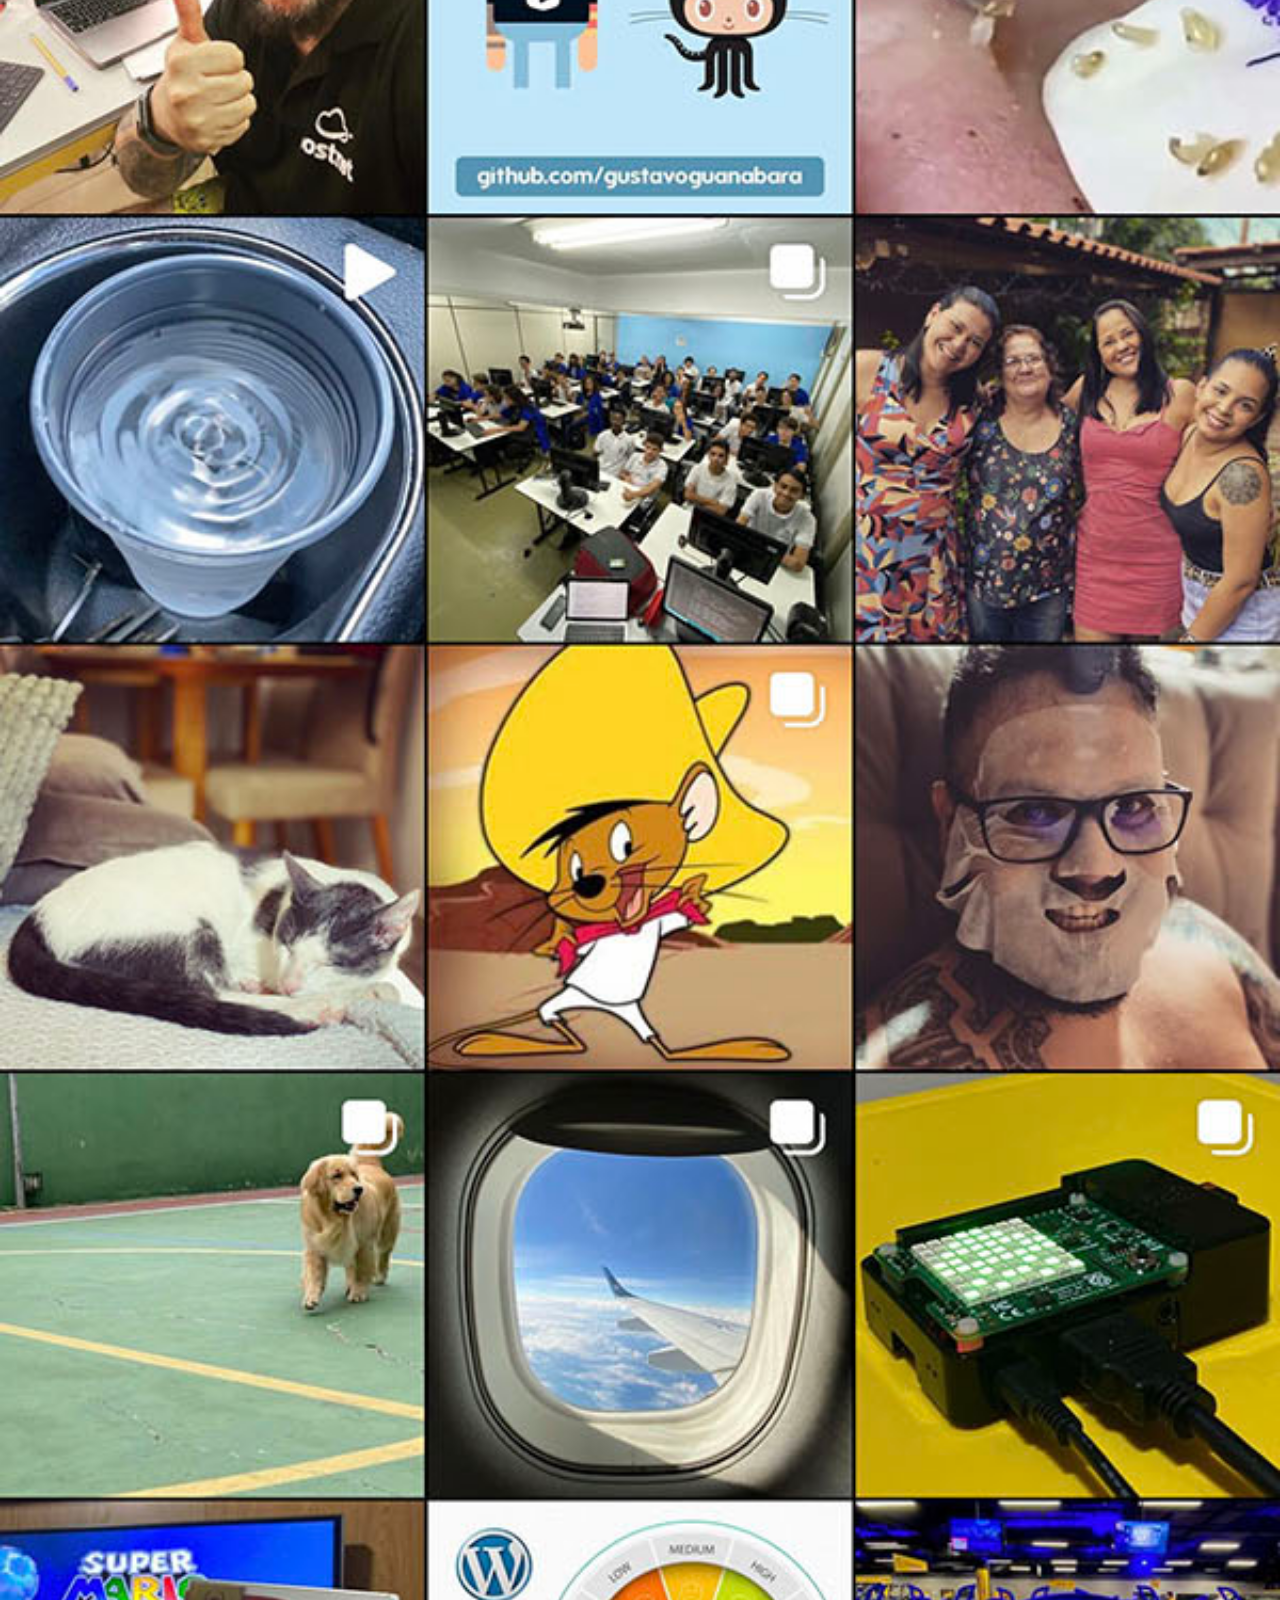
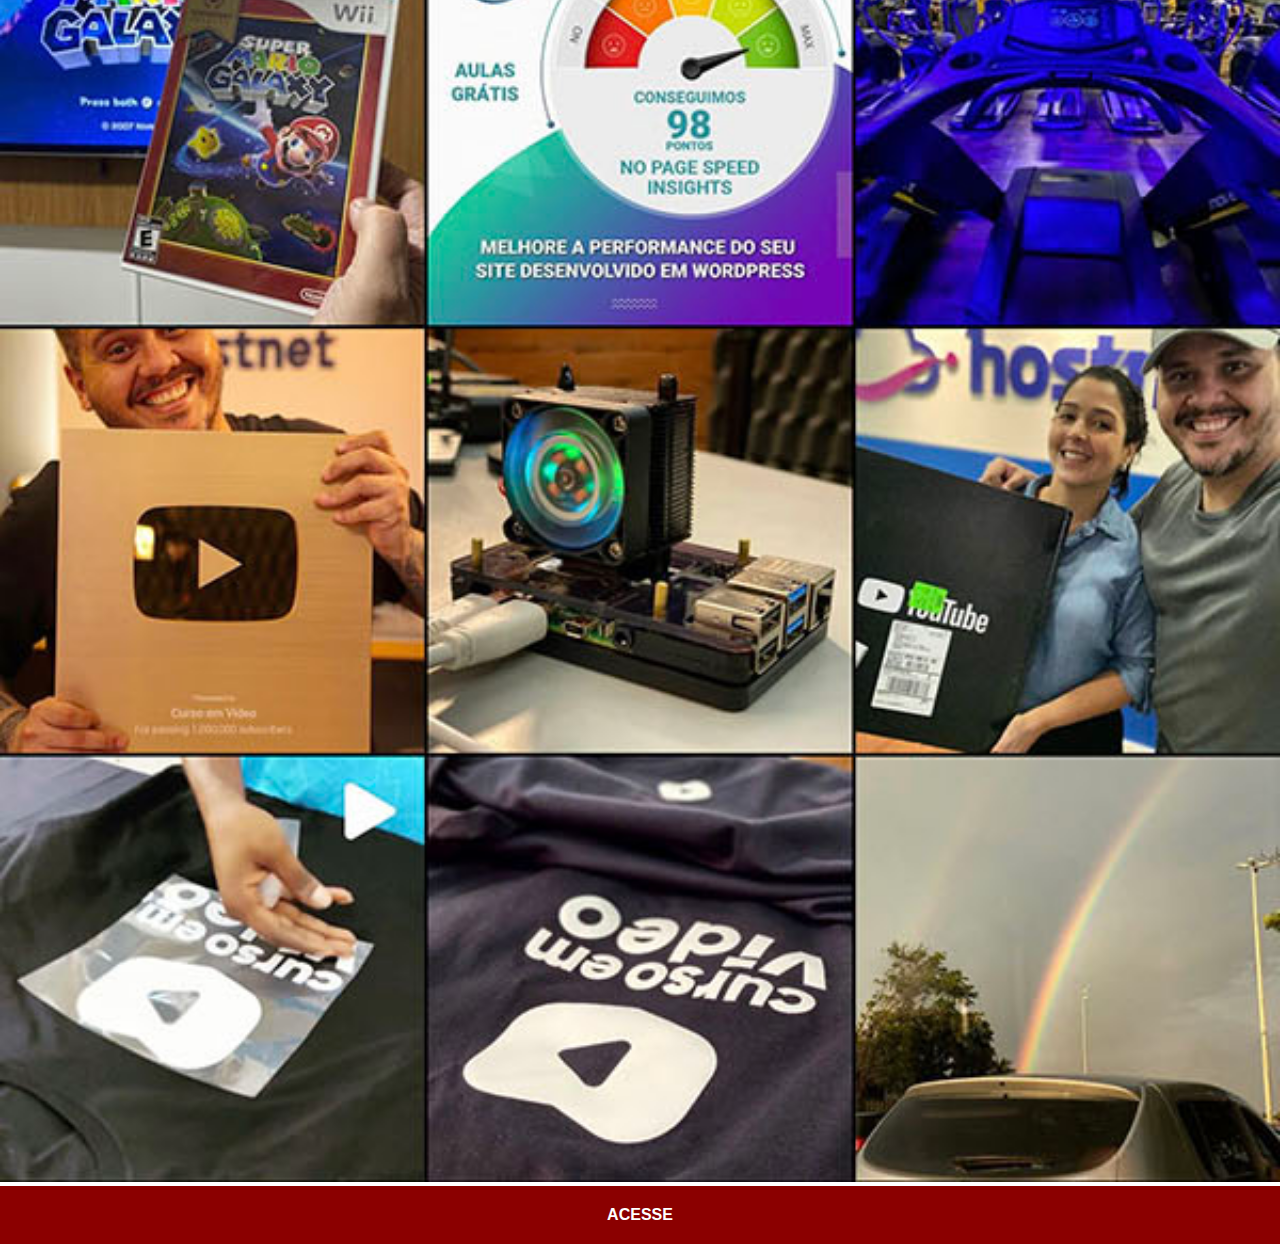
<file: instagram.html>
<!DOCTYPE html>
<html lang="pt-br">
<head>
    <meta charset="UTF-8">
    <meta http-equiv="X-UA-Compatible" content="IE=edge">
    <meta name="viewport" content="width=device-width, initial-scale=1.0">
    <title>Instagram</title>
    <link rel="stylesheet" href="estilos/social.css">
</head>
<body>
    <img src="imagens/tela-instagram.jpg" alt="Instagram">
    <a href="https://www.instagram.com/gustavoguanabara/" target="_blank">ACESSE</a>
</body>
</html>
</file>
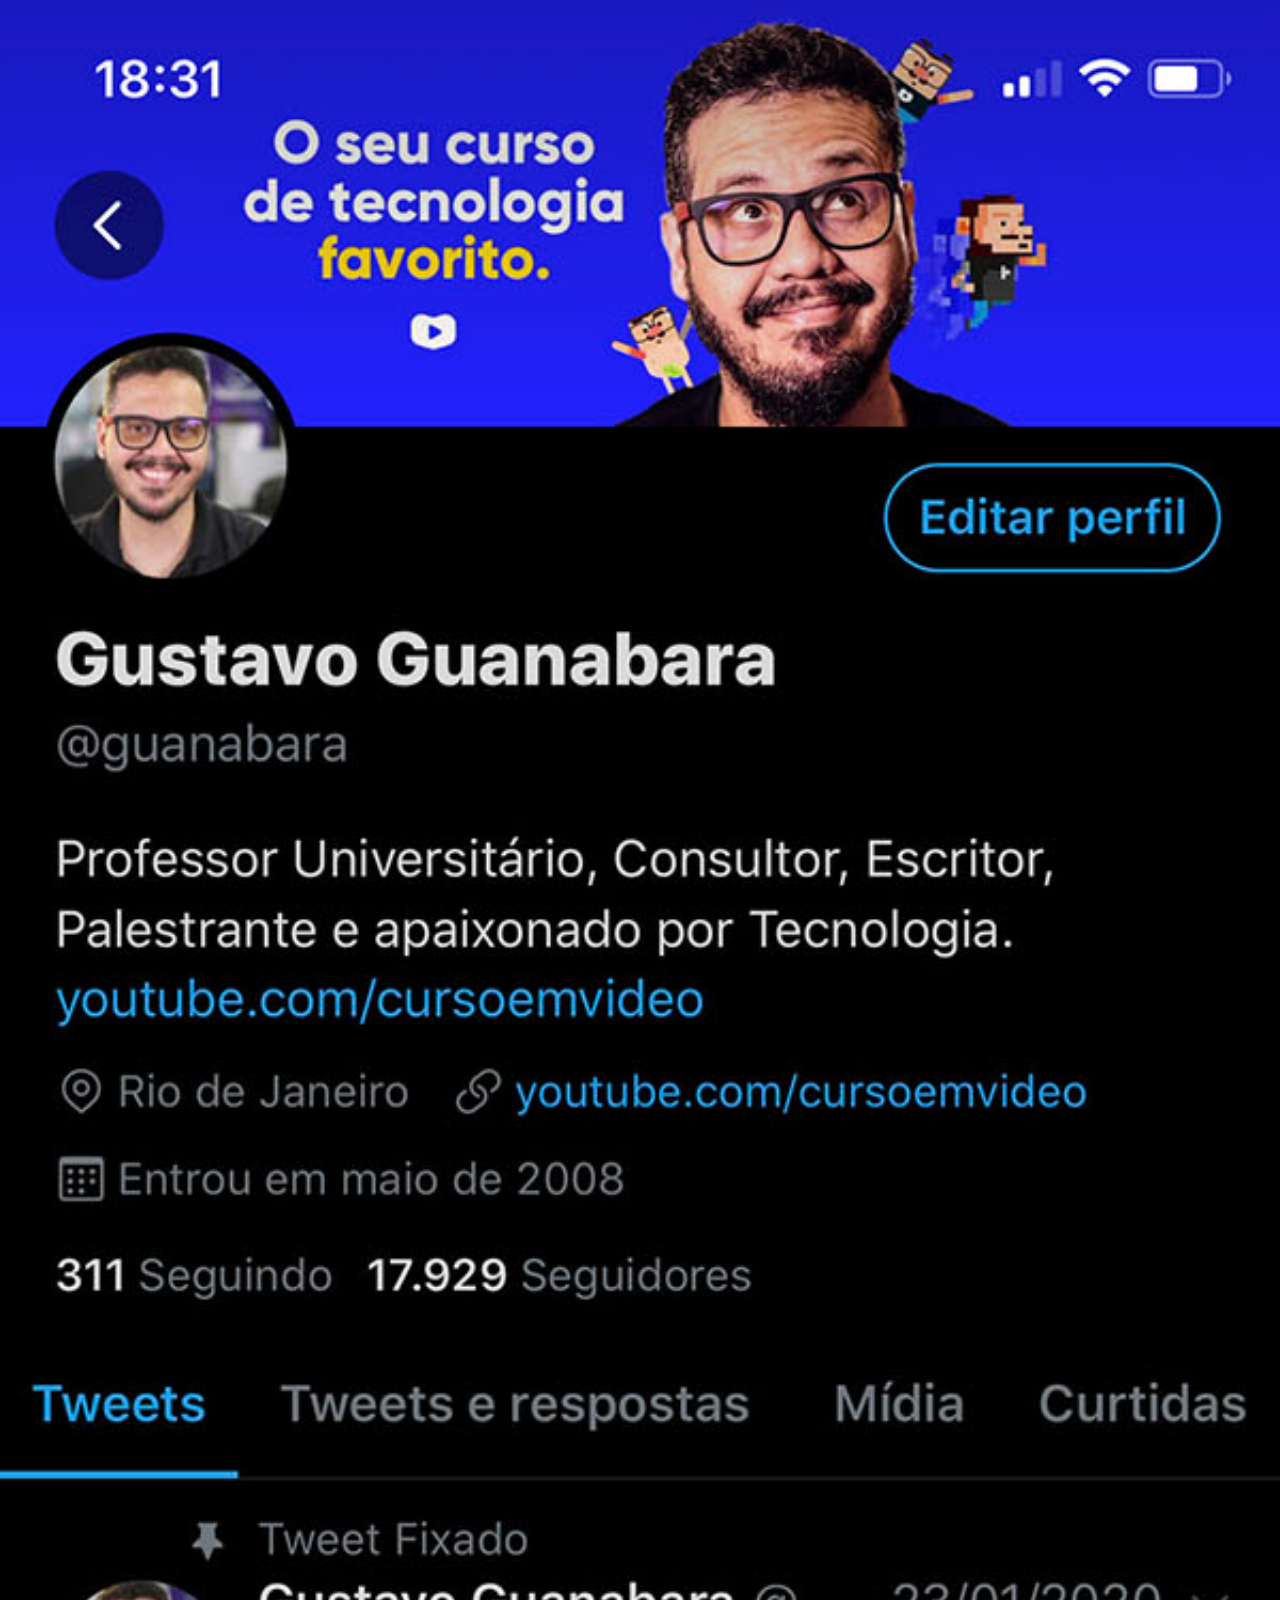
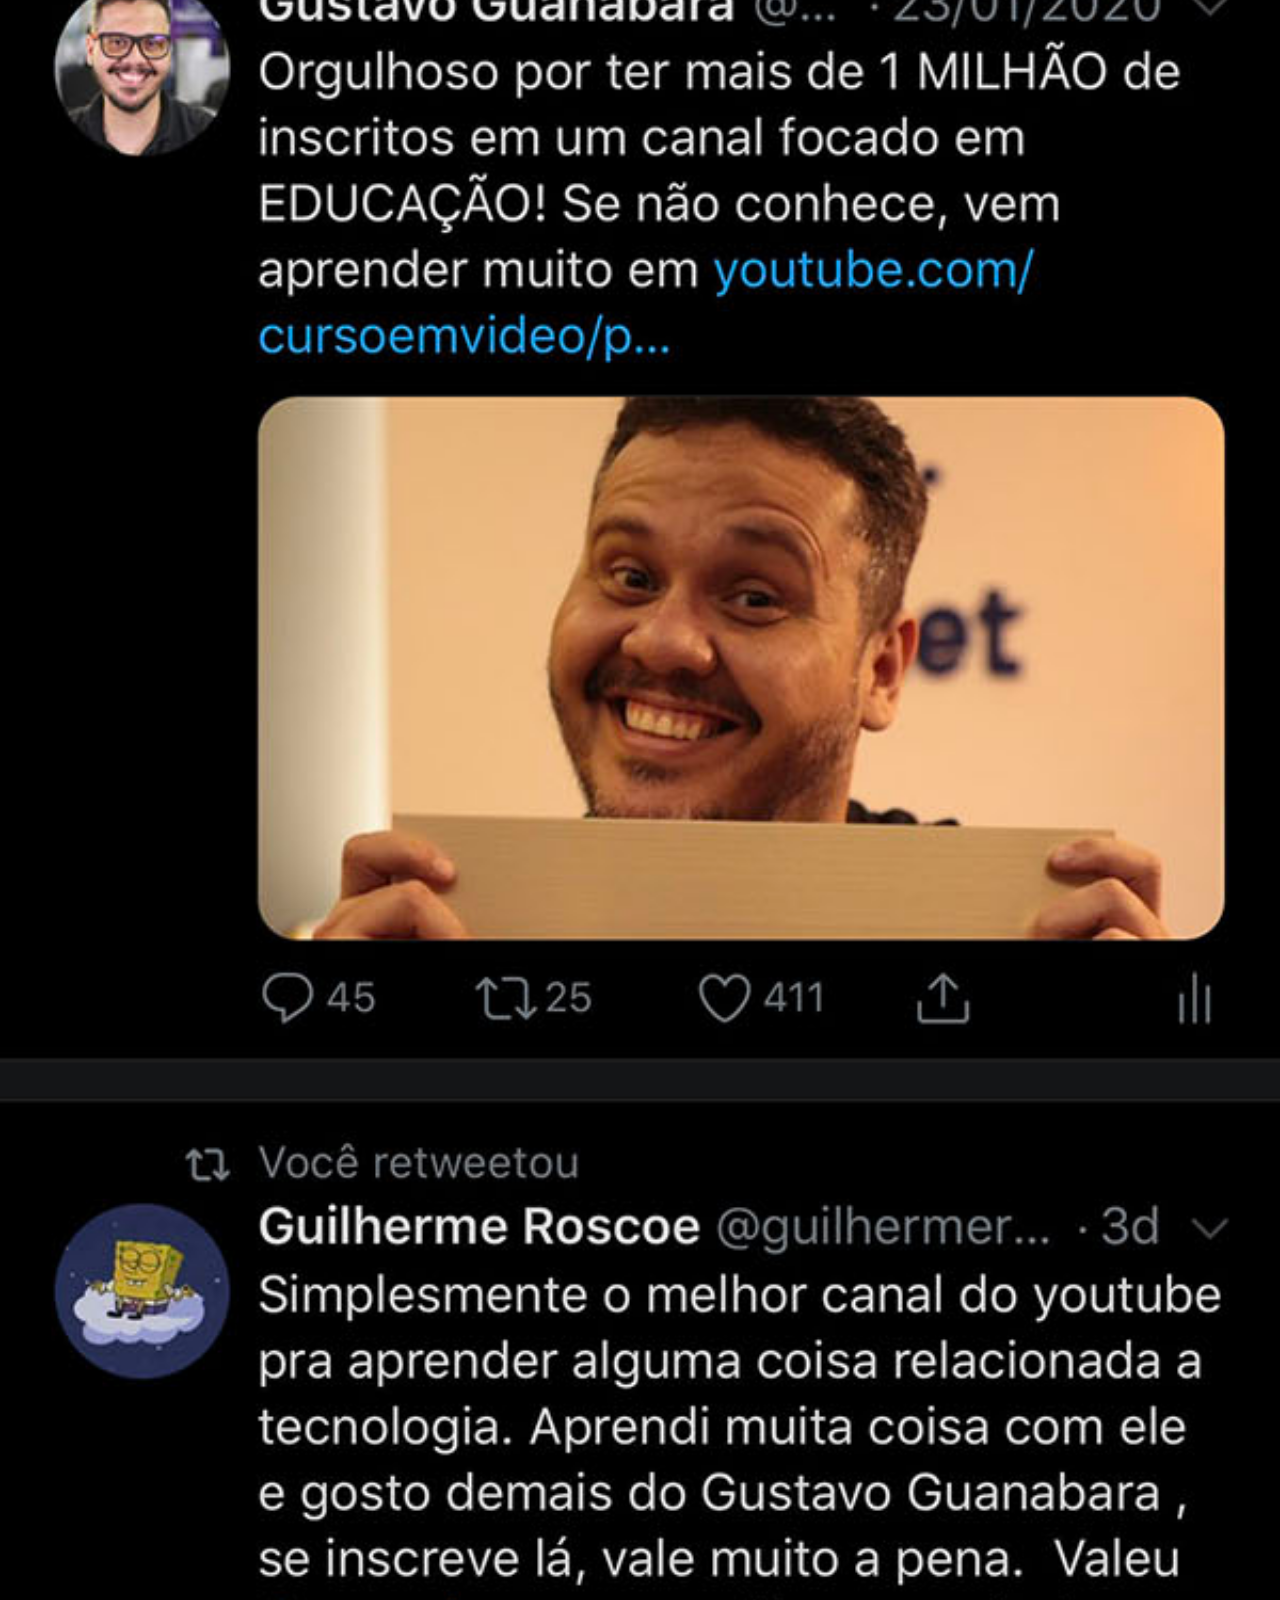
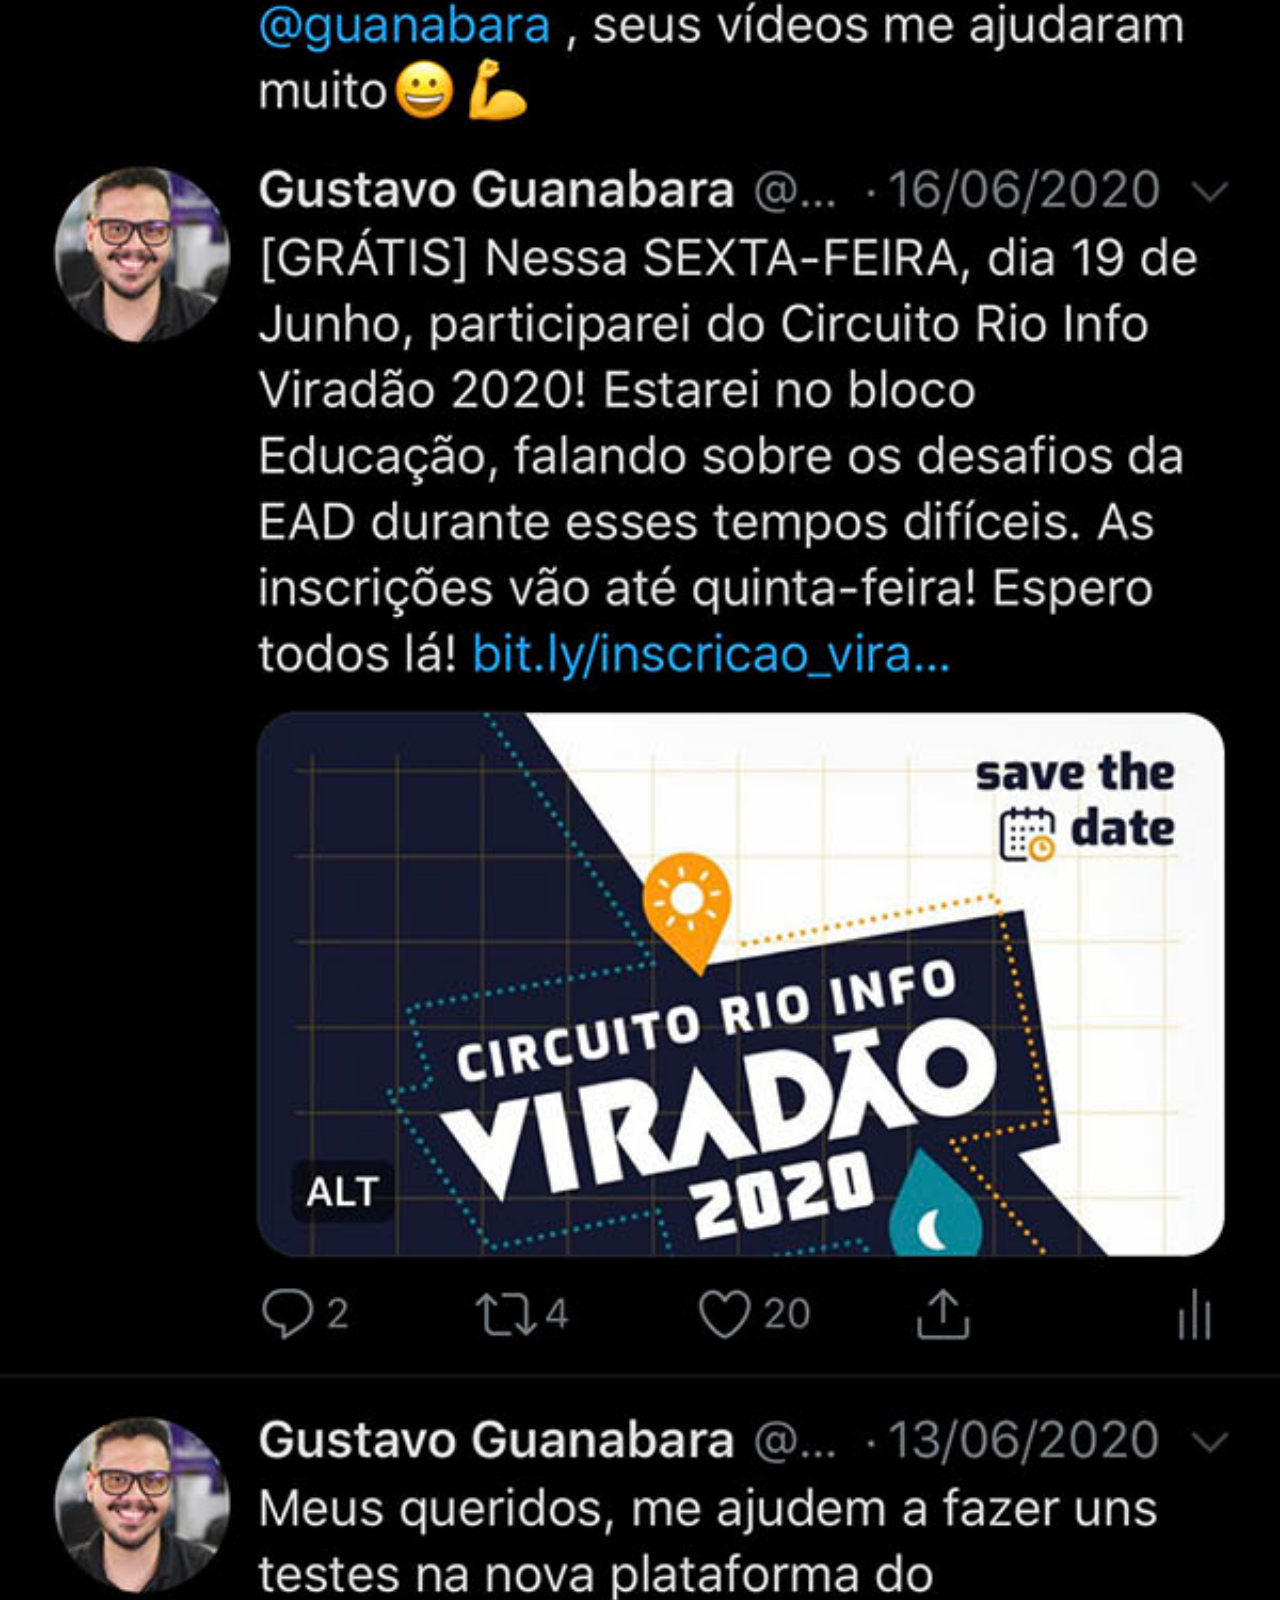
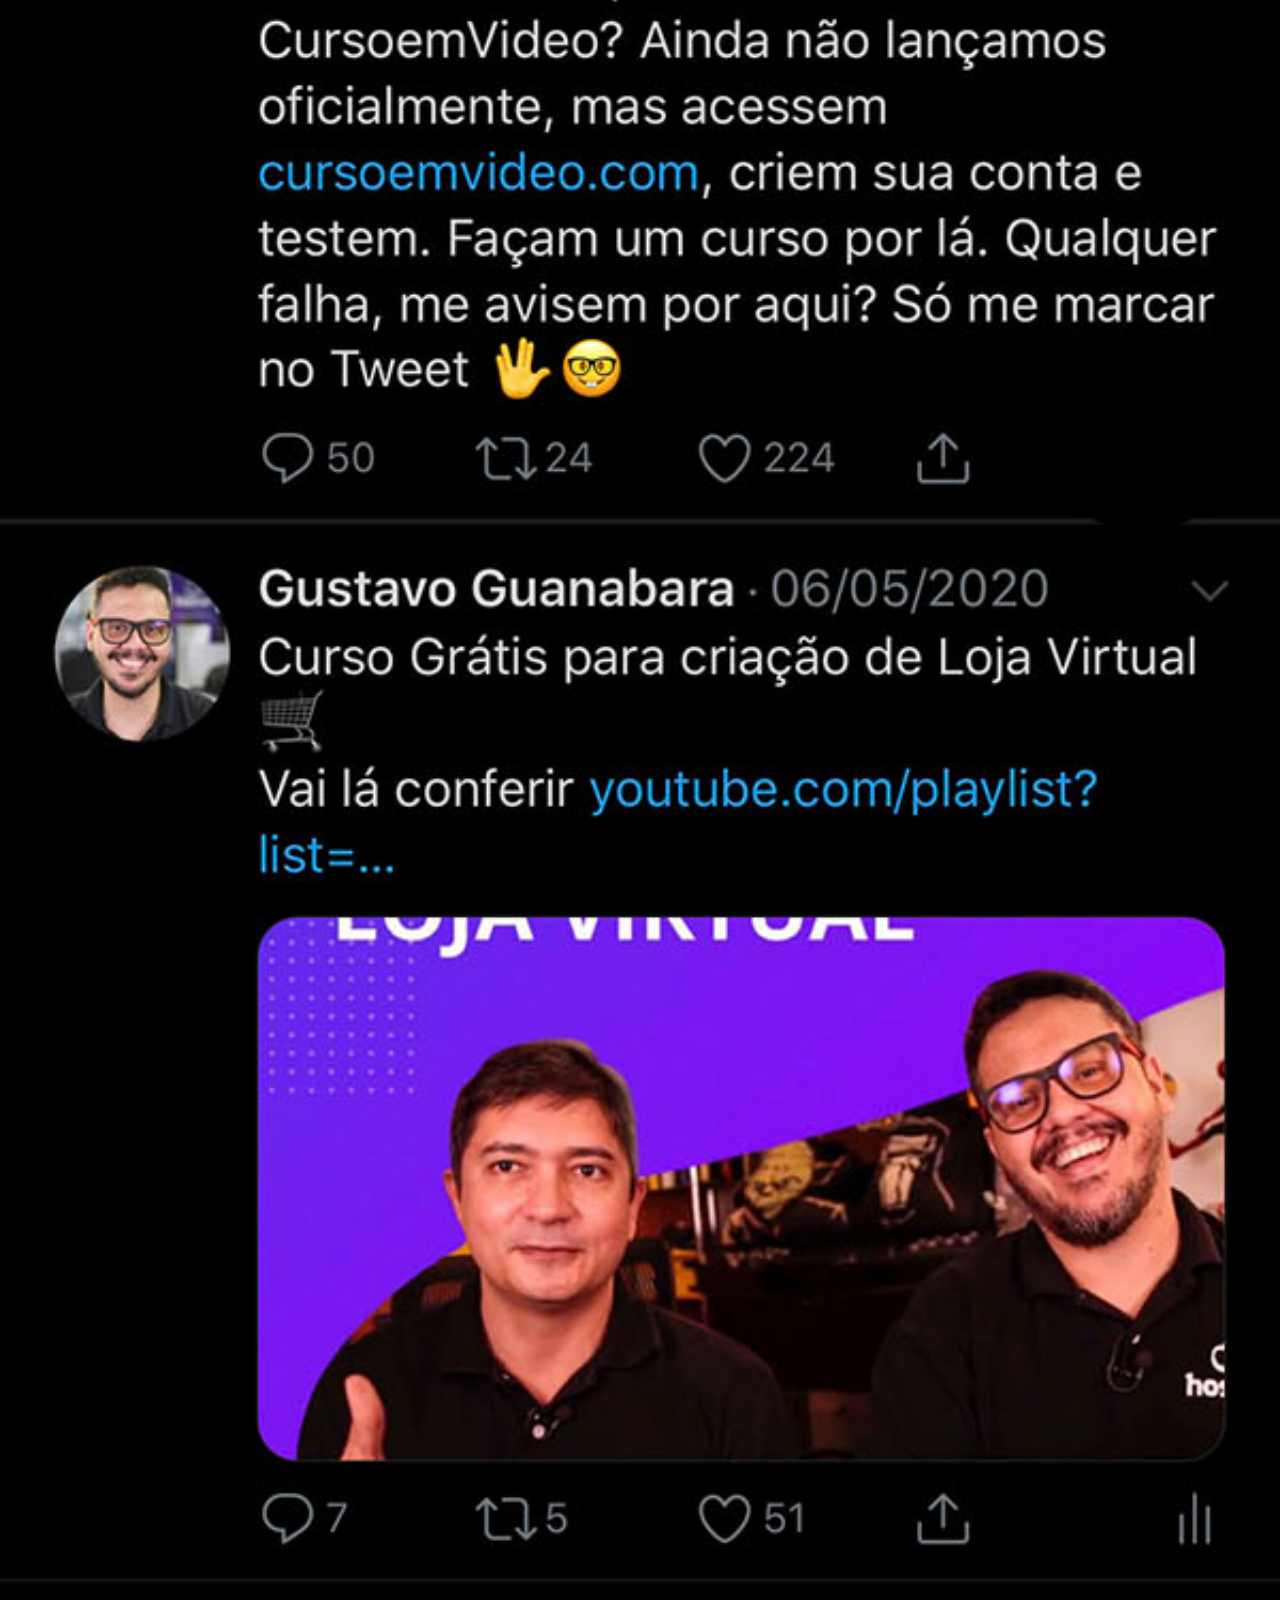
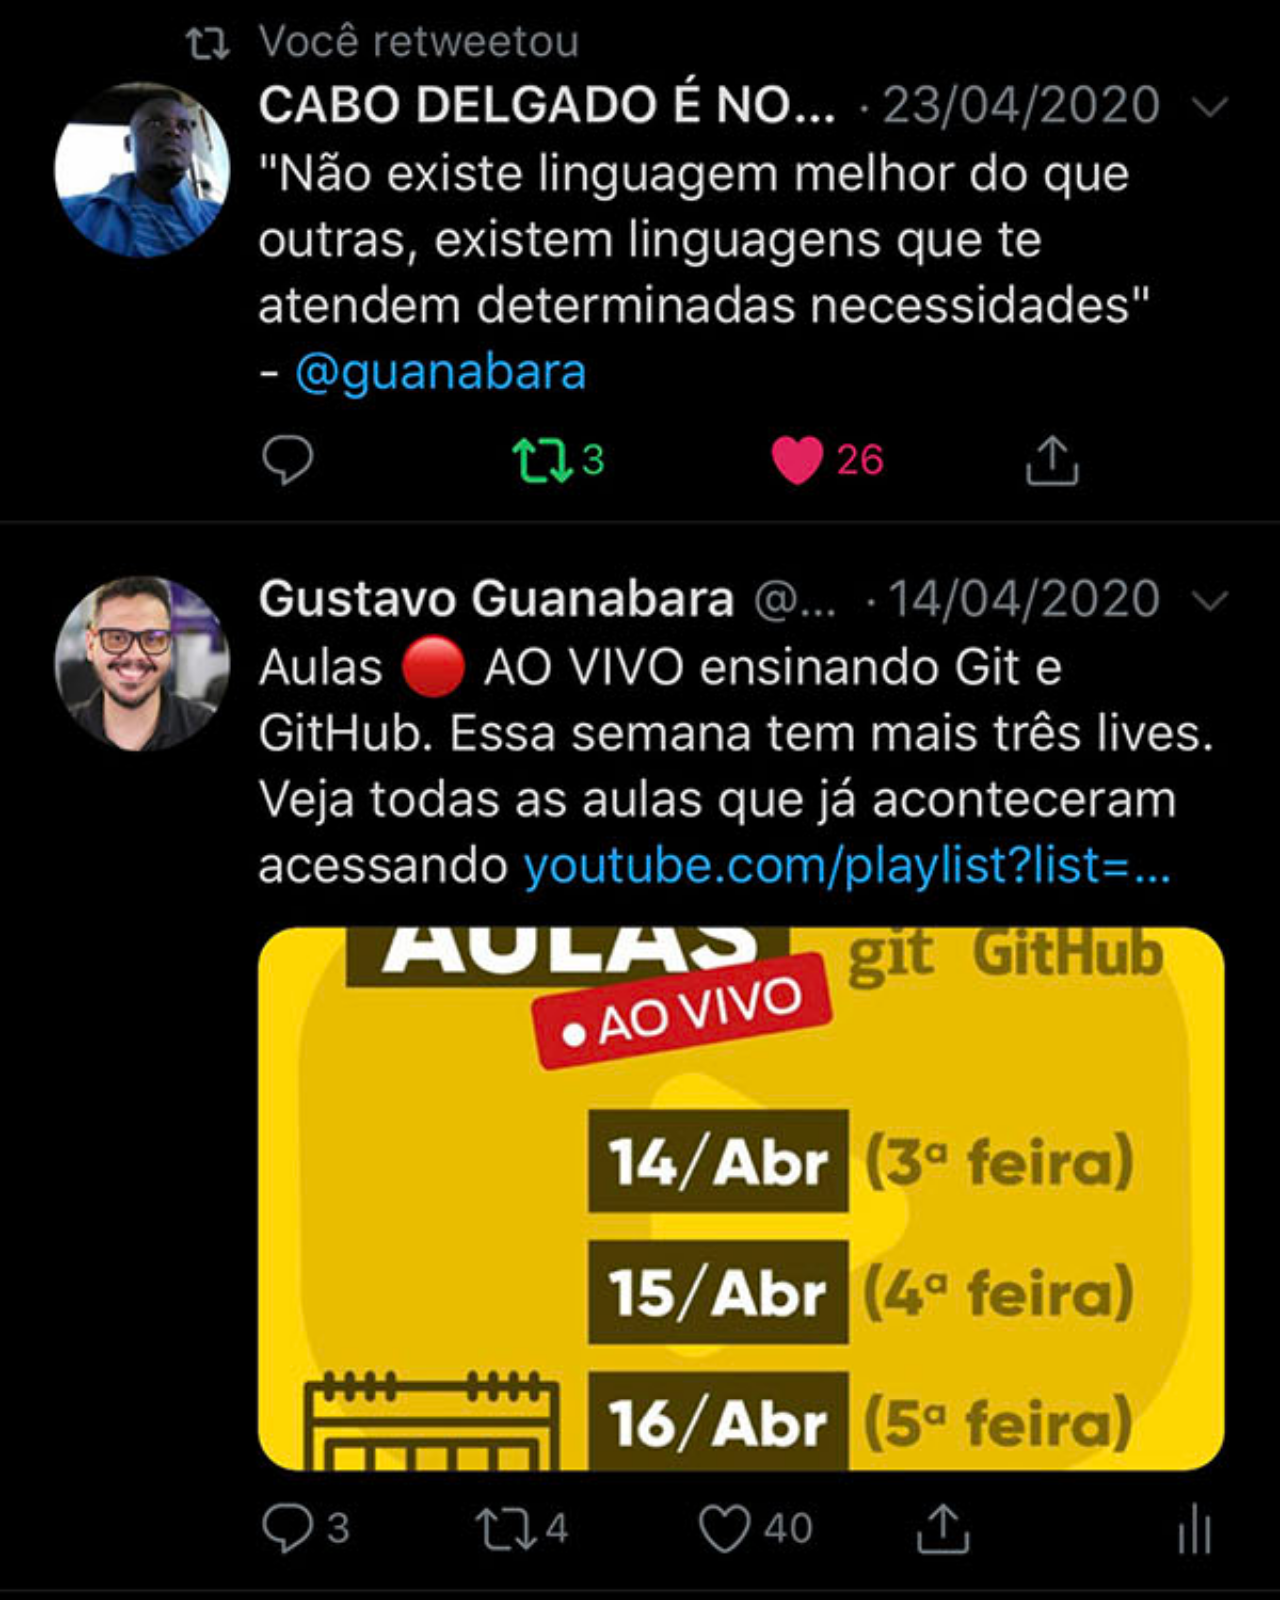
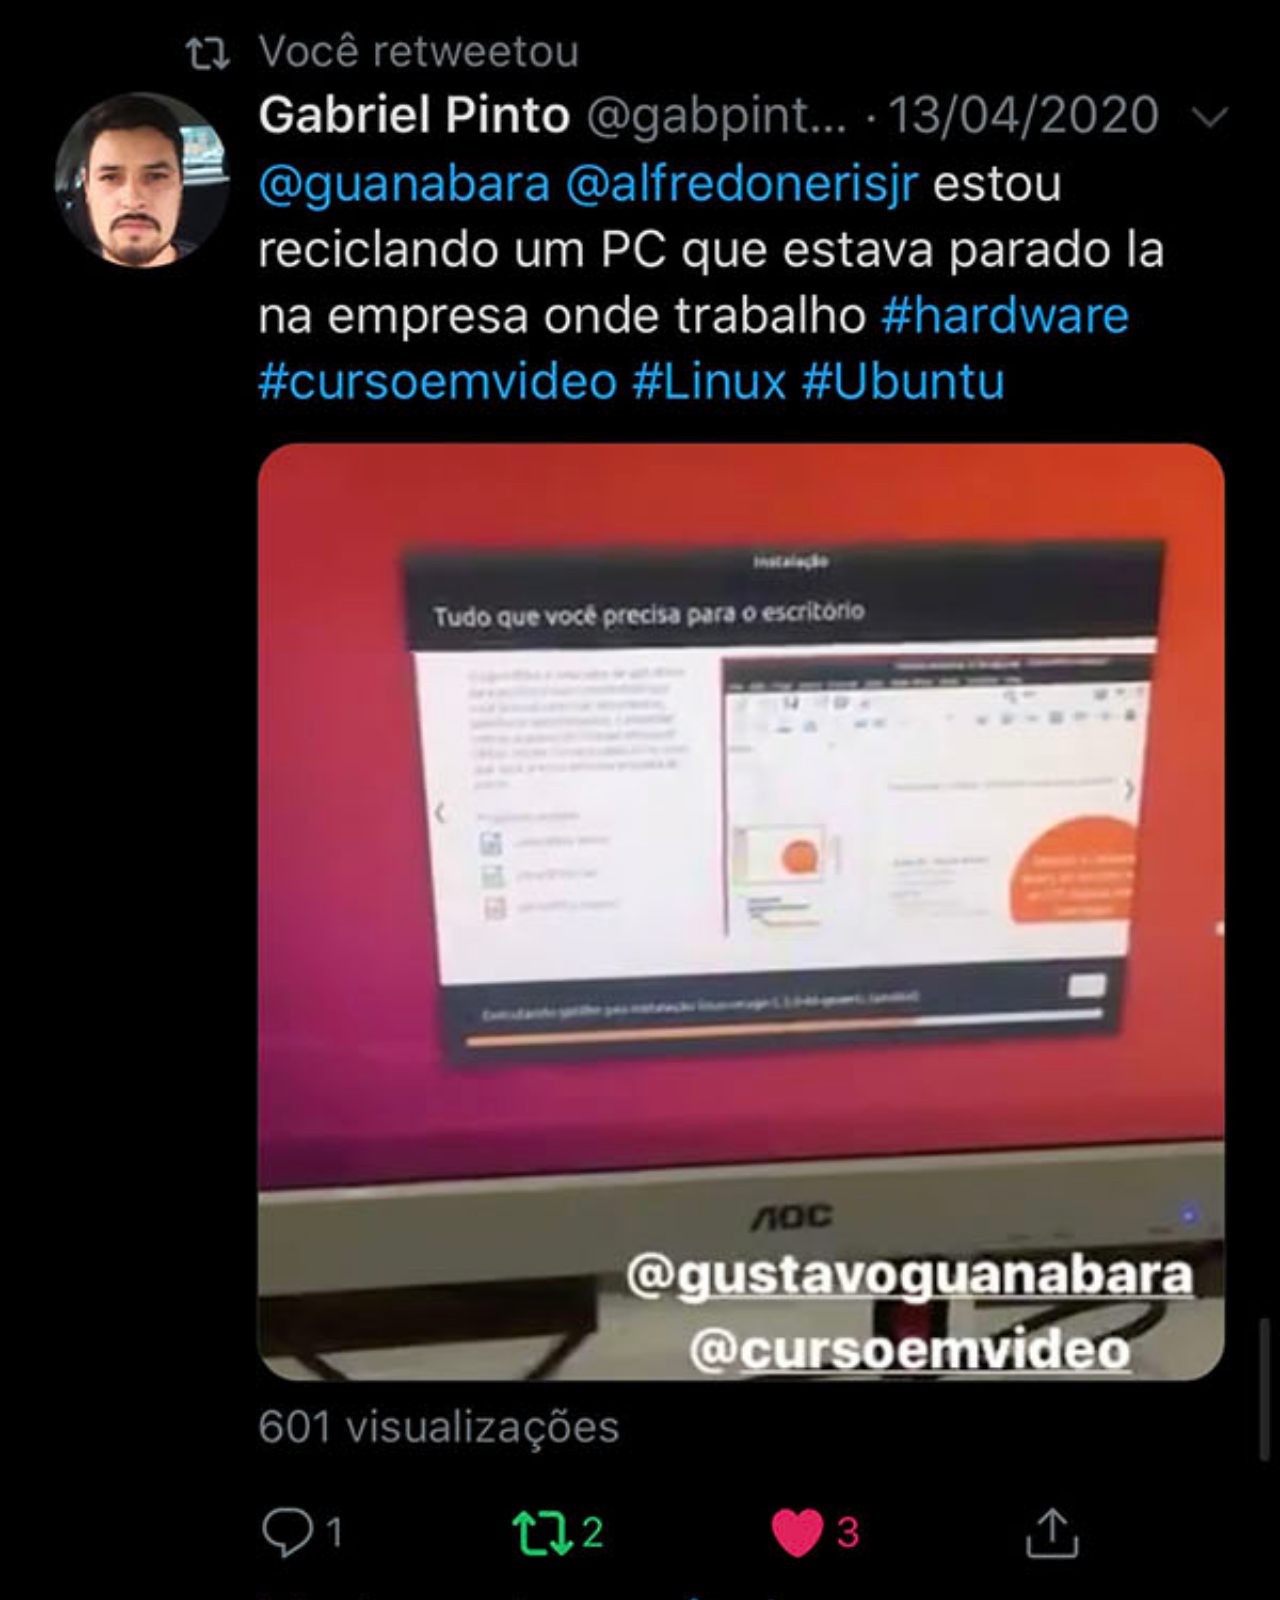
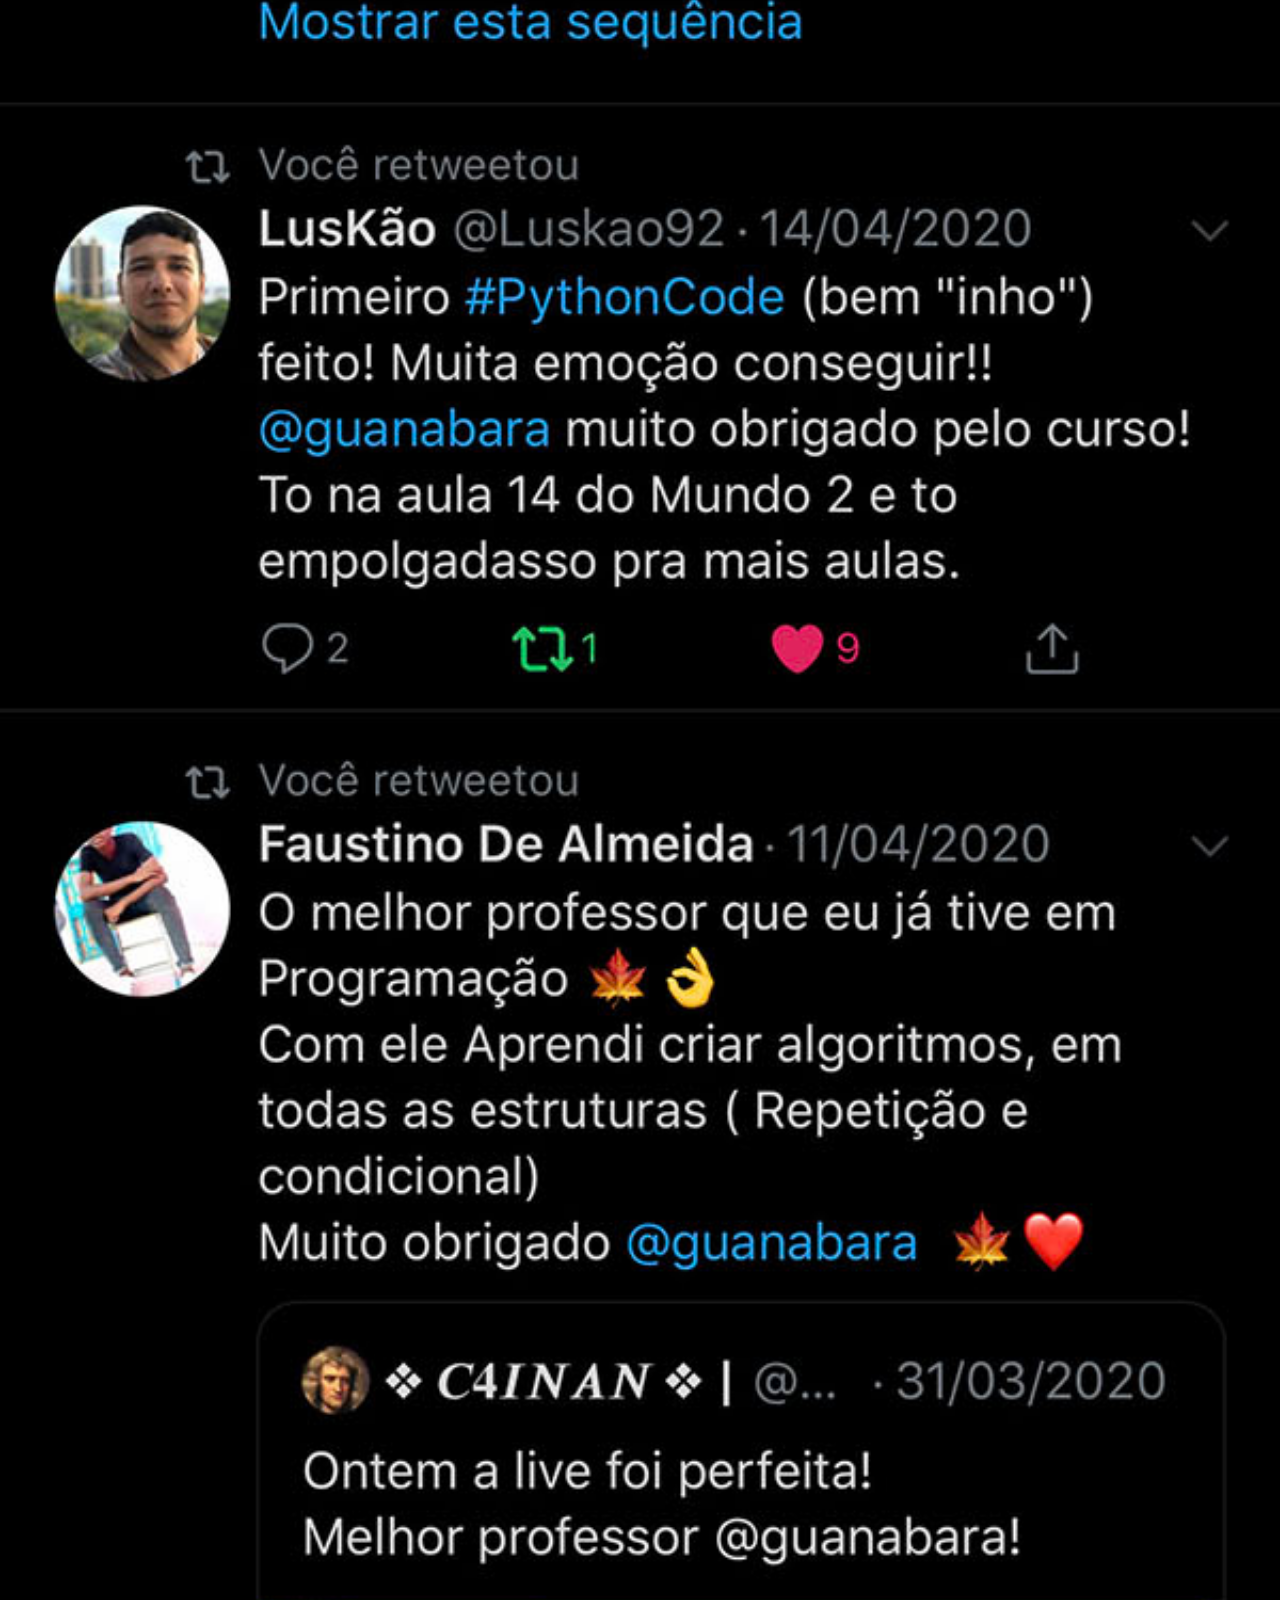
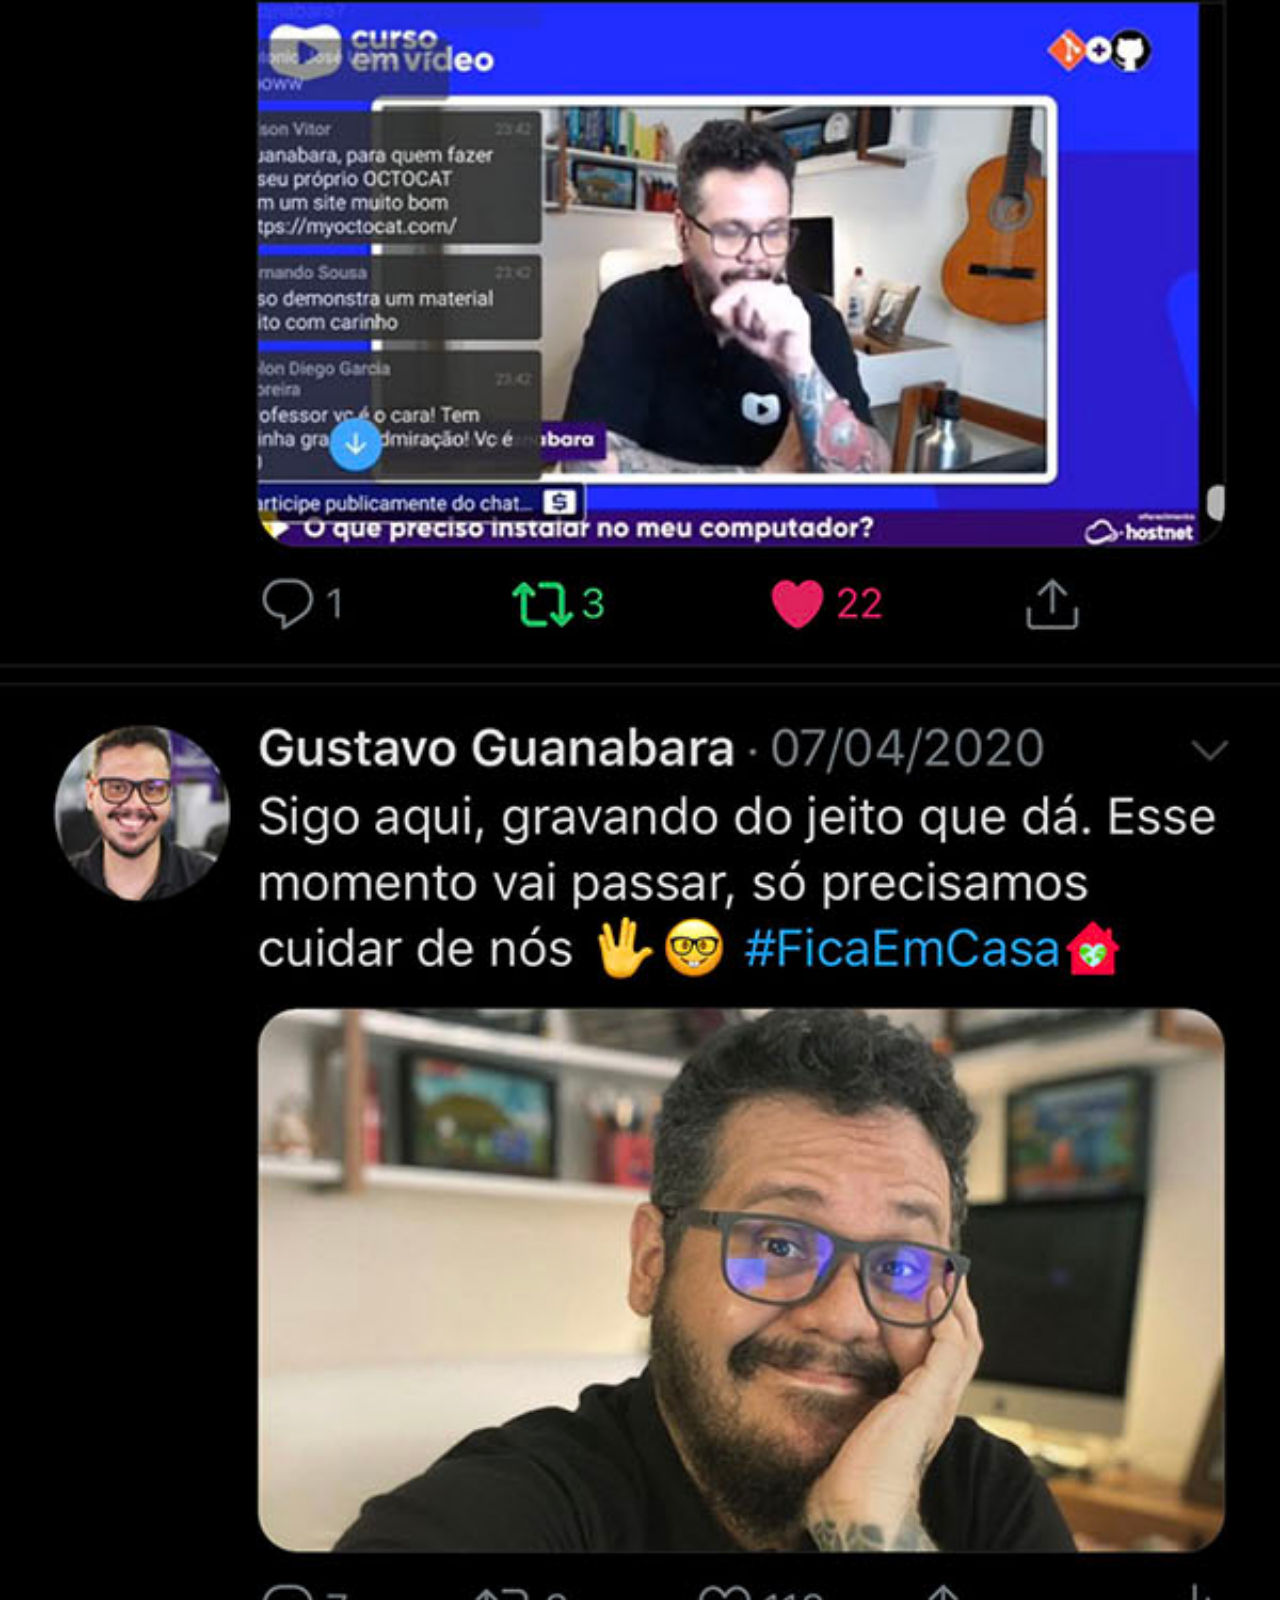
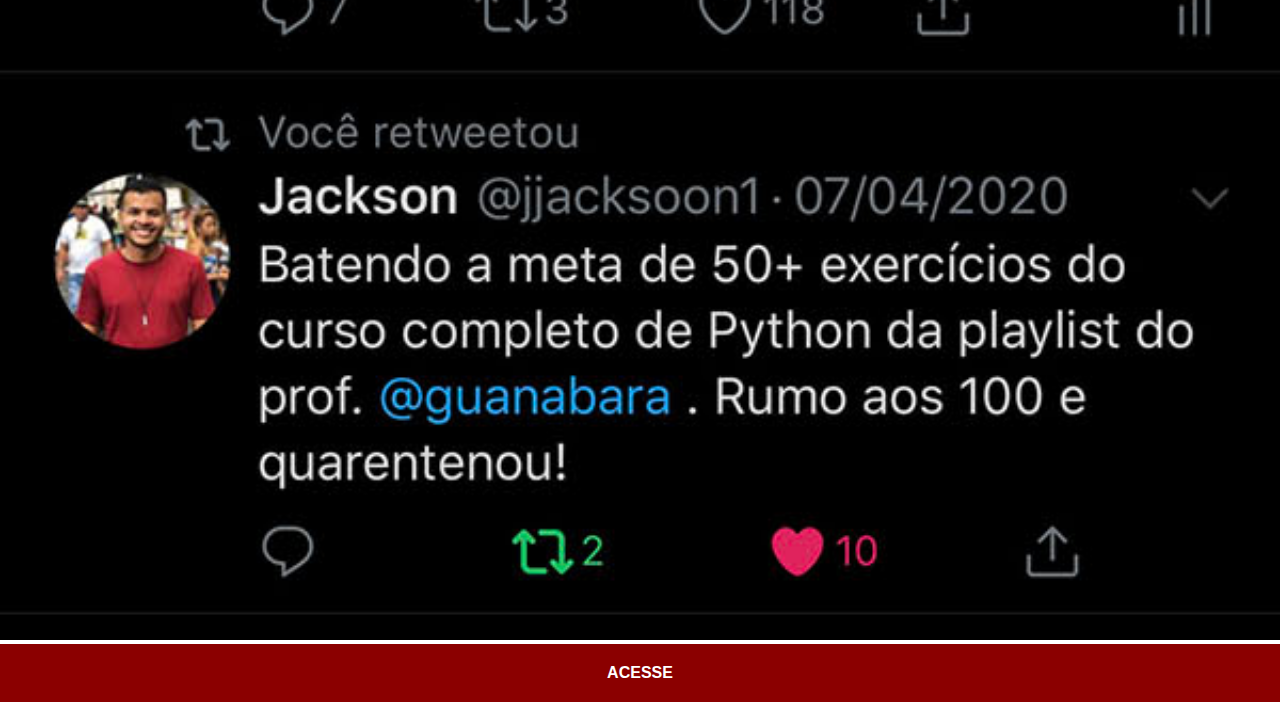
<file: twitter.html>
<!DOCTYPE html>
<html lang="pt-br">
<head>
    <meta charset="UTF-8">
    <meta http-equiv="X-UA-Compatible" content="IE=edge">
    <meta name="viewport" content="width=device-width, initial-scale=1.0">
    <title>Twitter</title>
    <link rel="stylesheet" href="estilos/social.css">
</head>
<body>
    <img src="imagens/tela-twitter.jpg" alt="Twitter">
    <a href="https://twitter.com/guanabara" target="_blank">ACESSE</a>
</body>
</html>
</file>
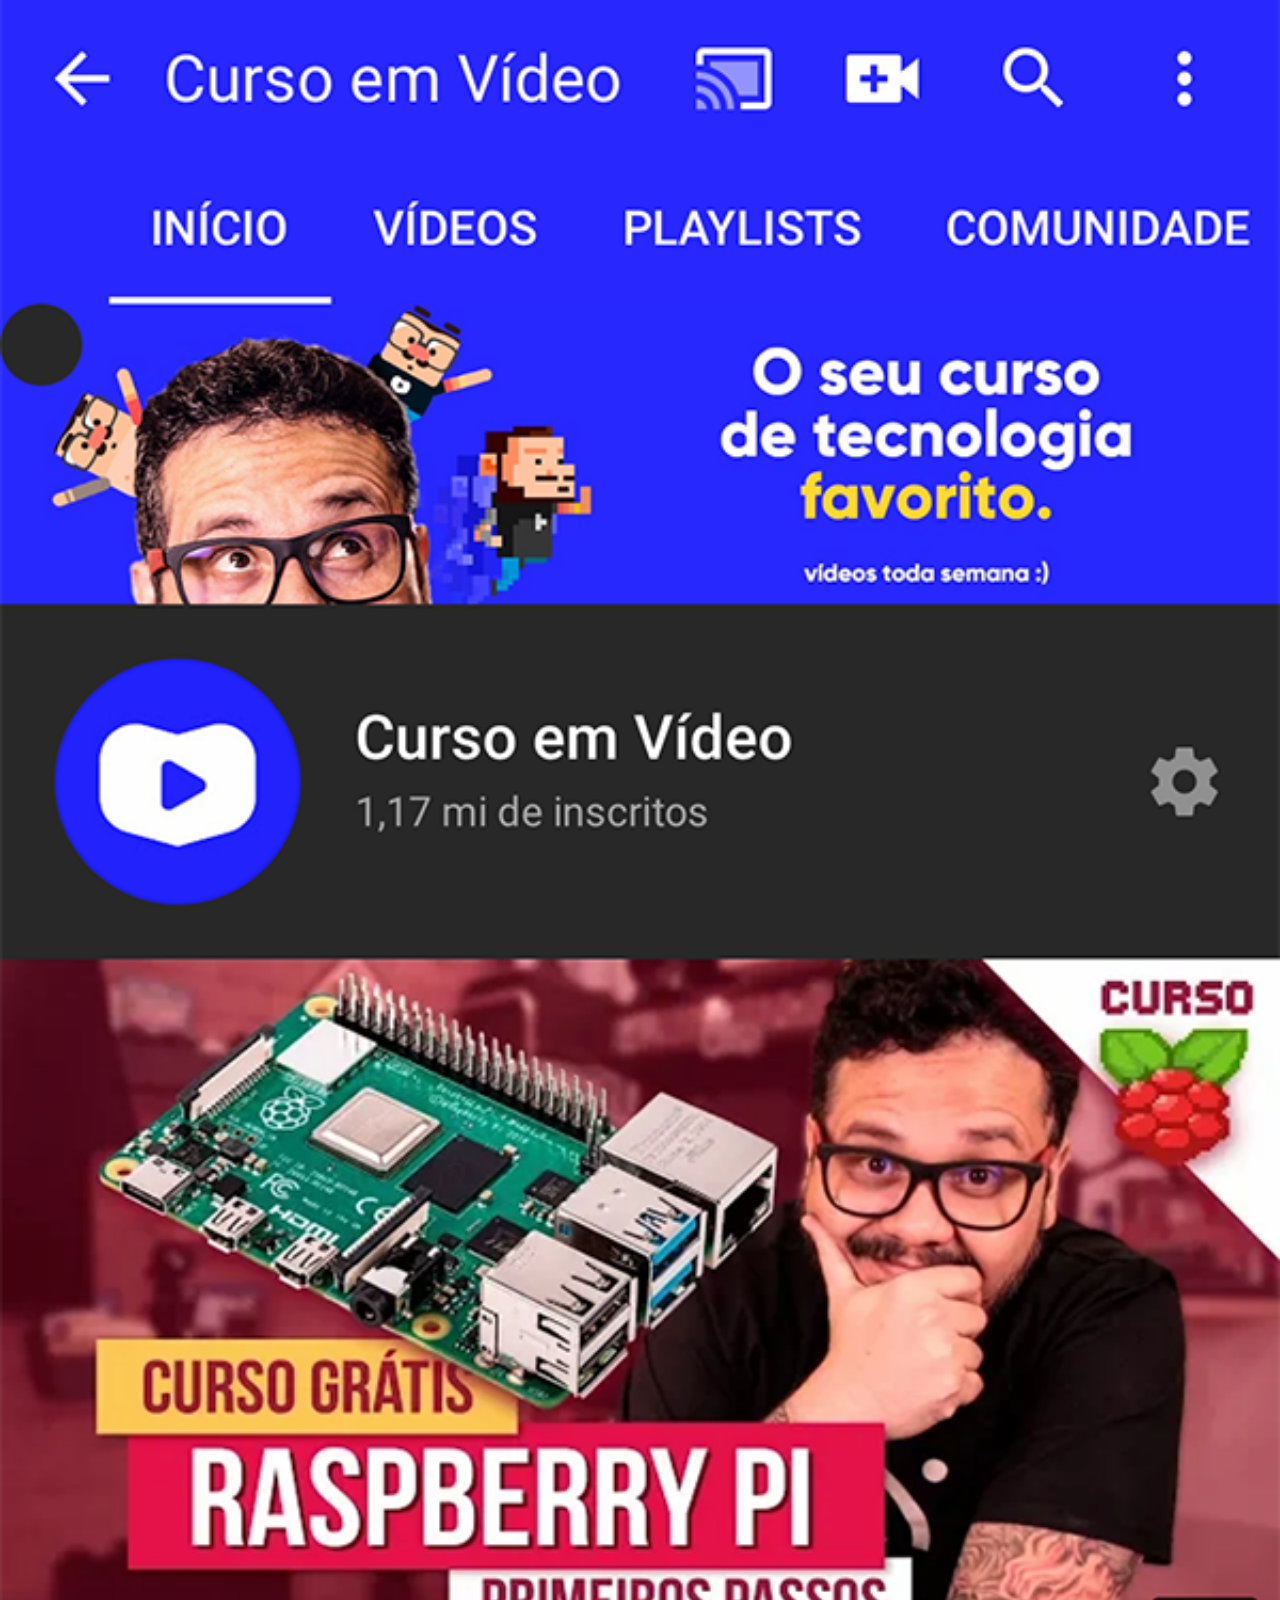
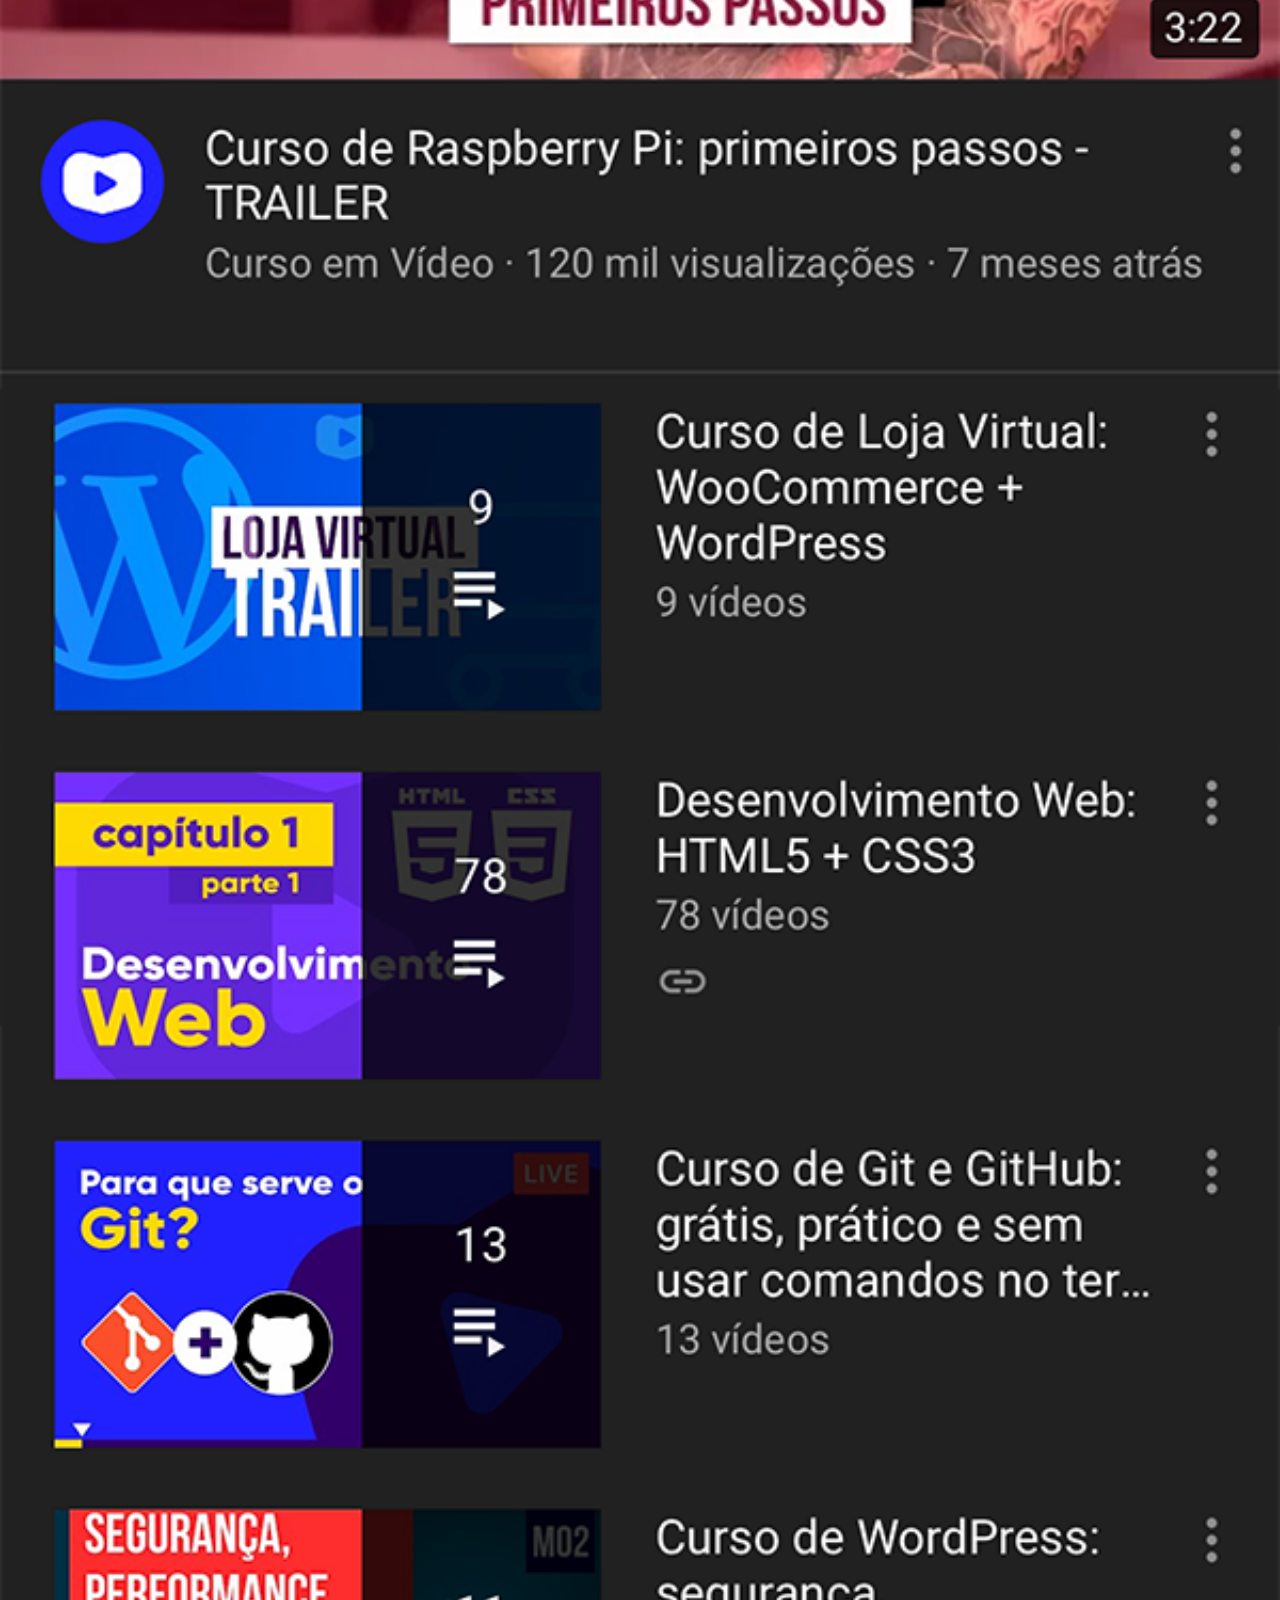
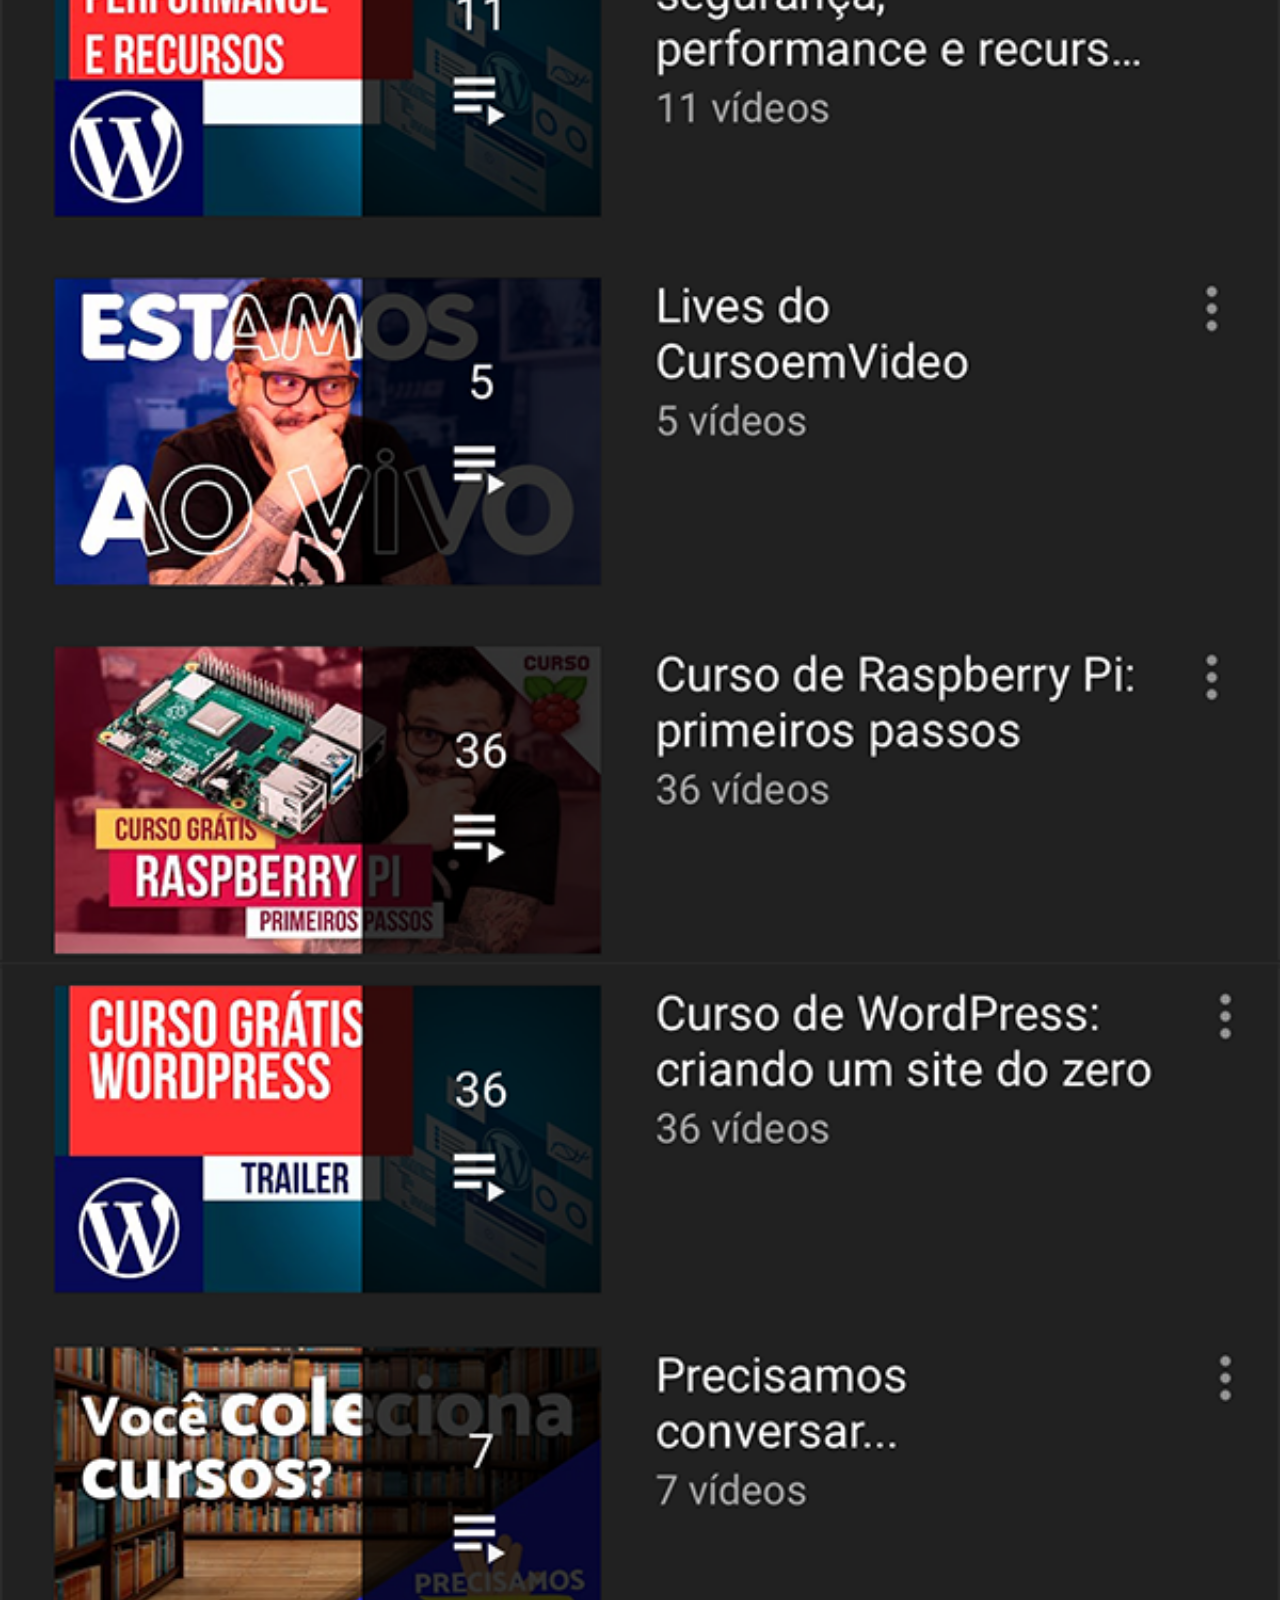
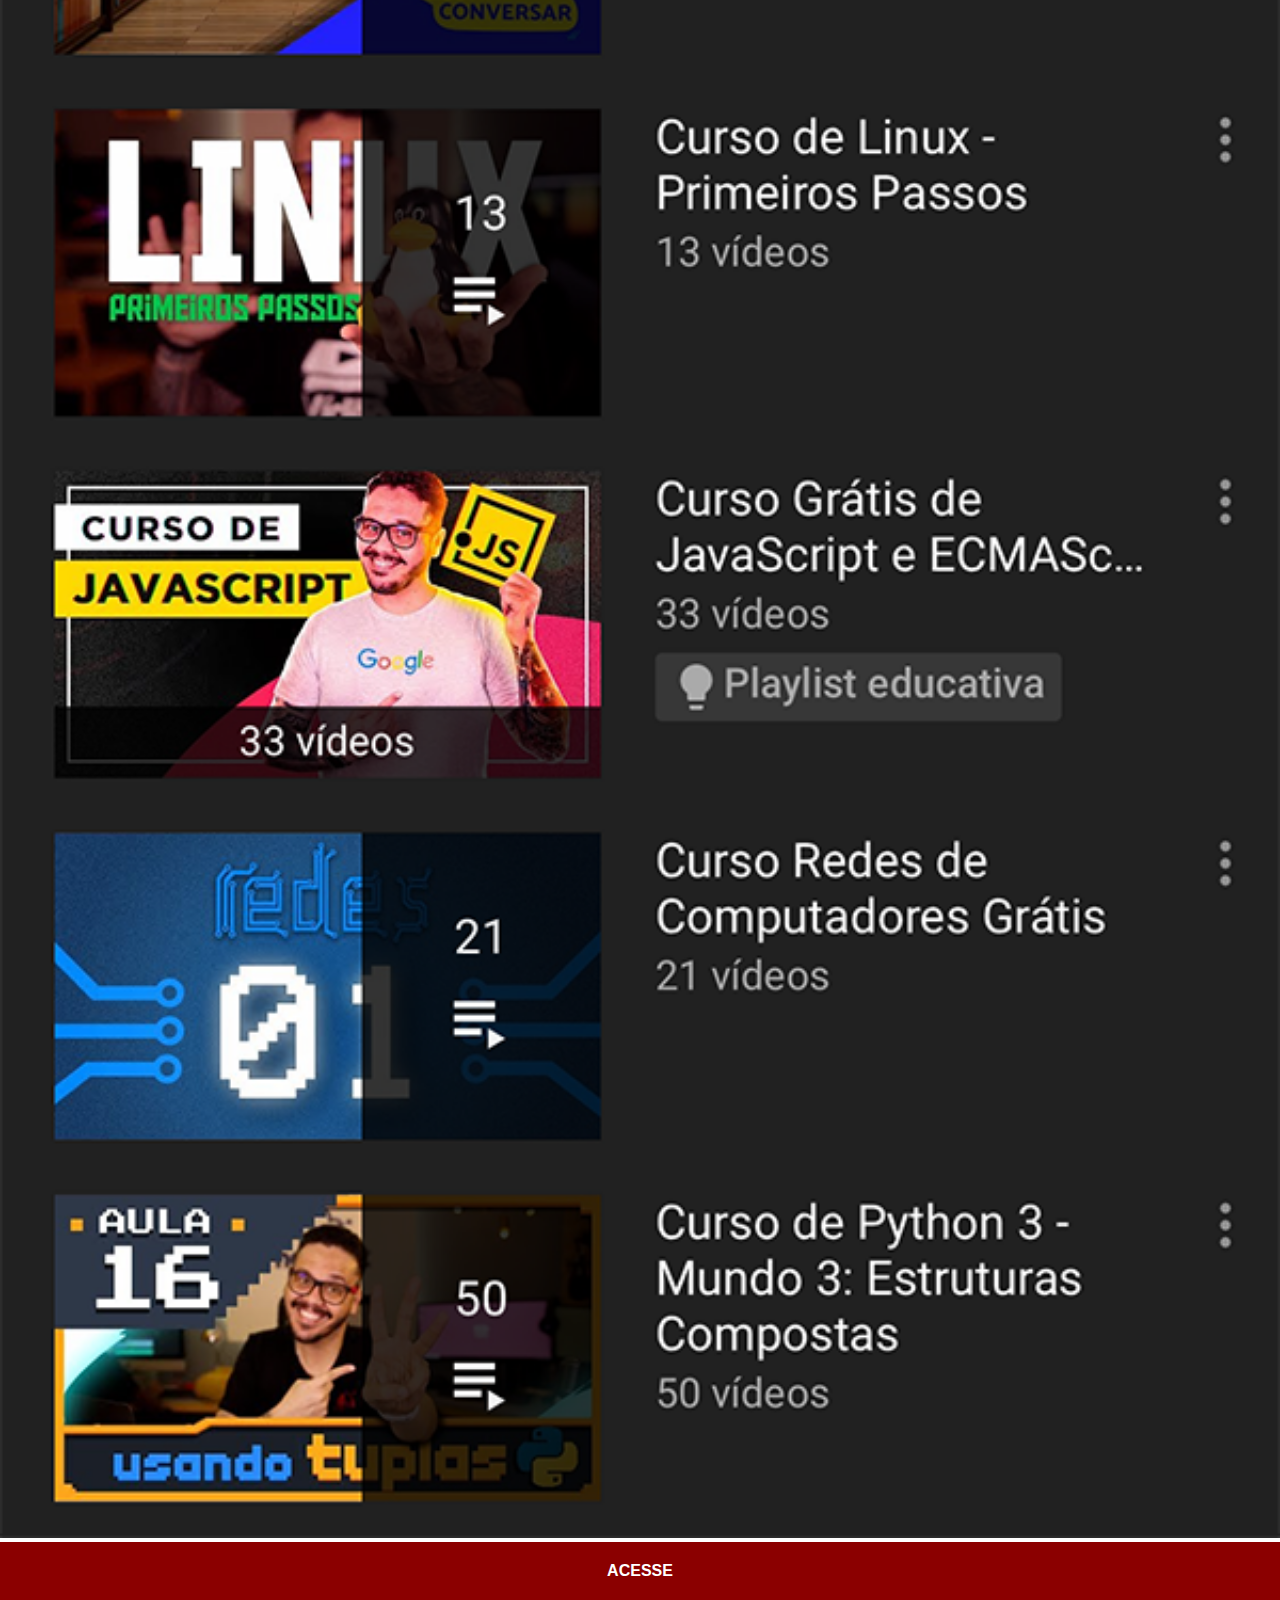
<file: youtube.html>
<!DOCTYPE html>
<html lang="pt-br">
<head>
    <meta charset="UTF-8">
    <meta http-equiv="X-UA-Compatible" content="IE=edge">
    <meta name="viewport" content="width=device-width, initial-scale=1.0">
    <title>Youtube</title>
    <link rel="stylesheet" href="estilos/social.css">
</head>
<body>
    <img src="imagens/tela-youtube.png" alt="Youtube">
    <a href="https://www.youtube.com/c/CursoemV%C3%ADdeo/playlists" target="_blank">ACESSE</a>
</body>
</html>
</file>
<file: estilos/style.css>
@charset "UTF-8";

*
{
    margin: 0px;
    padding: 0px;
    font-family: Arial, Helvetica, sans-serif;
}

html, body
{
    height: 100vh;
    width: 100vw;
    background-color: black;
}

body
{
    background: url(../imagens/fundo-madeira.jpg) no-repeat;
    background-size: cover;
    background-attachment: fixed;
}

main
{
    height: 100vh;
    position: relative;
}

section#telefone
{
    height: 627px;
    width: 311px;
    position: absolute;
    top: 50%;
    left: 50%;
    transform: translate(-50%,-50%);
    background: url(../imagens/frame-iphone.png) no-repeat;
}

section#redes-sociais
{
    text-align: right;
}

section#redes-sociais img
{
    width: 50px;
    margin: 10px;
    border-radius: 50%;
    box-shadow: 2px 2px 5px rgba(0, 0, 0, 0.336);
}

section#redes-sociais img:hover
{
    border: 2px solid rgba(255, 255, 255, 0.658);
    transform: translate(-3px, -3px);
    box-shadow: 5px 5px 10px rgba(0, 0, 0, 0.432);
    transition: transform 0.2s, border 0.2s;
}
iframe#tela
{
    position: relative;
    top: 80px;
    left: 22px;
    width: 269px;
    height: 471px;
}
</file>
<file: estilos/social.css>
@charset "UTF-8";

*
{
    margin: 0px;
    padding: 0px;
    font-family: Arial, Helvetica, sans-serif;
}

::-webkit-scrollbar
{
    width: 0px;
    height: 0px;
}

img
{
    width: 100vw;
}

a
{
    display: block;
    background-color: darkred;
    color: white;
    padding: 20px;
    text-align: center;
    font-weight: bolder;
    text-decoration: none;
}
</file>
